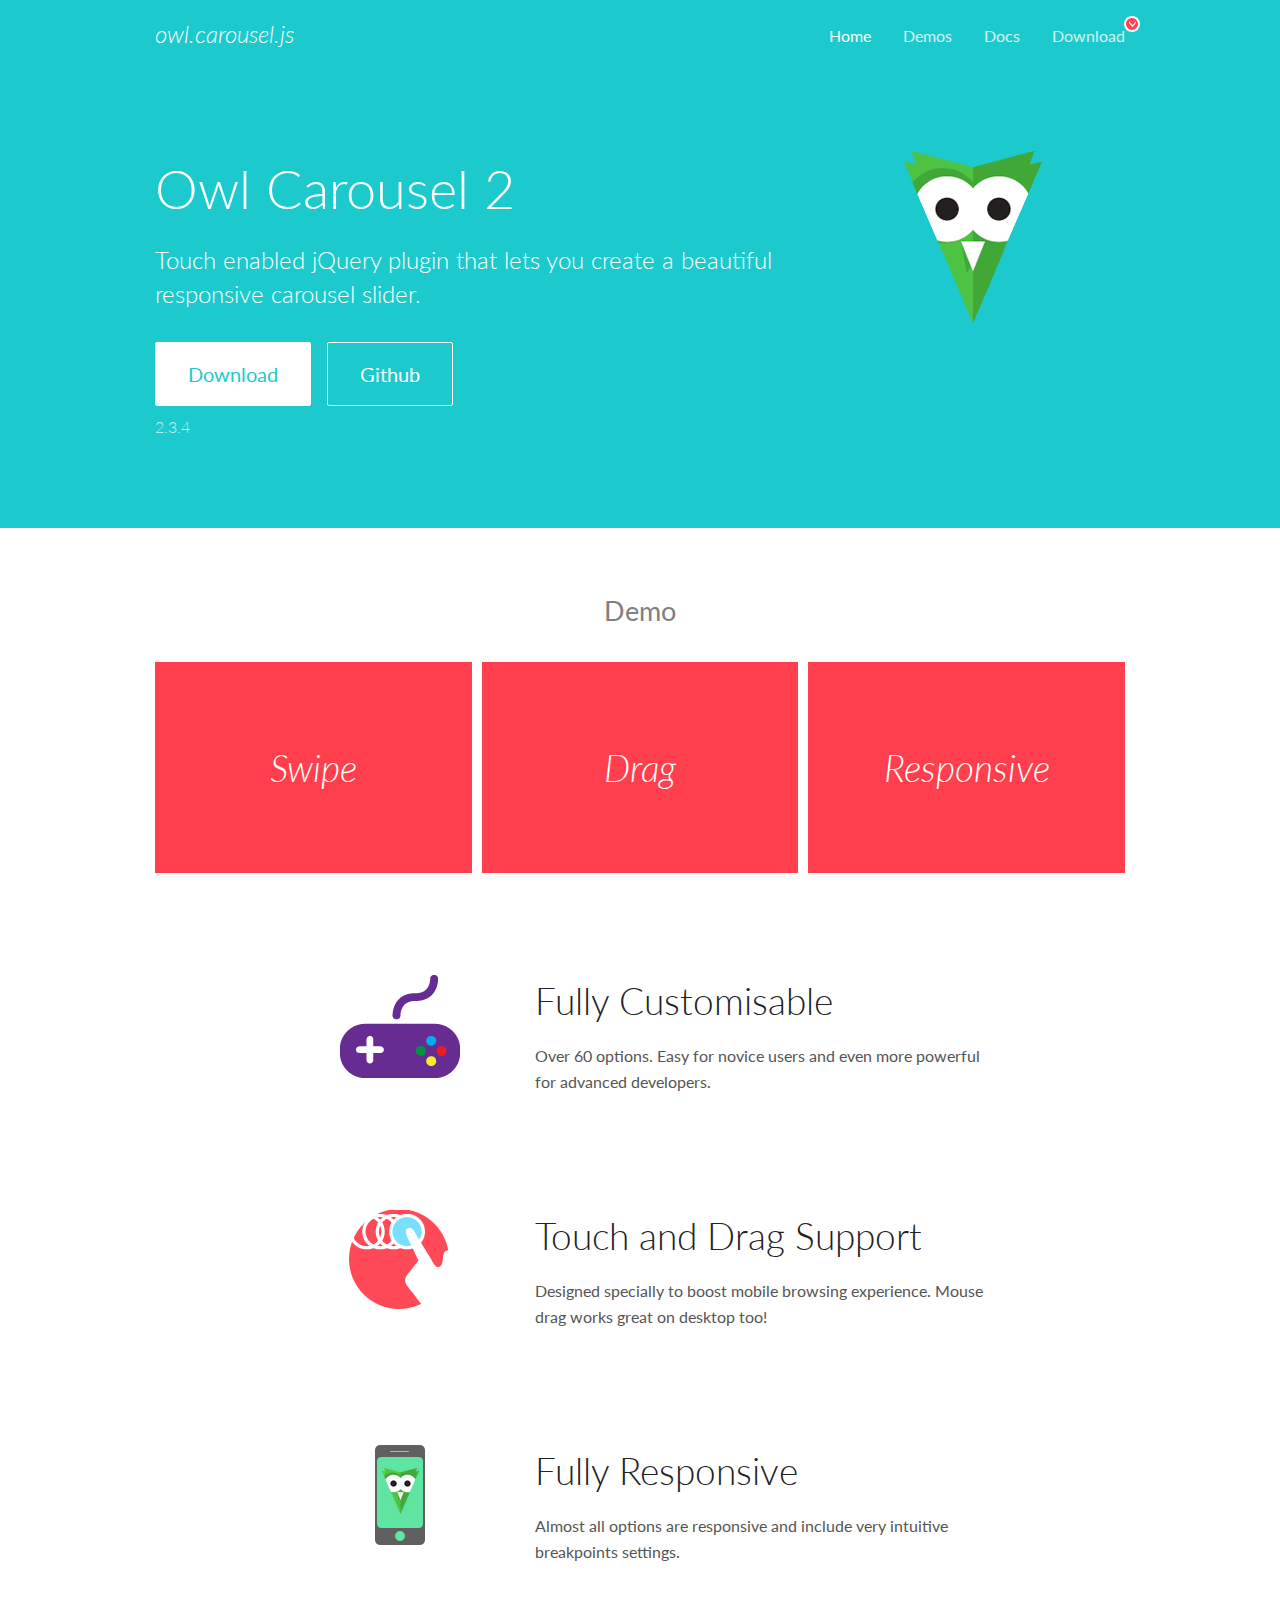
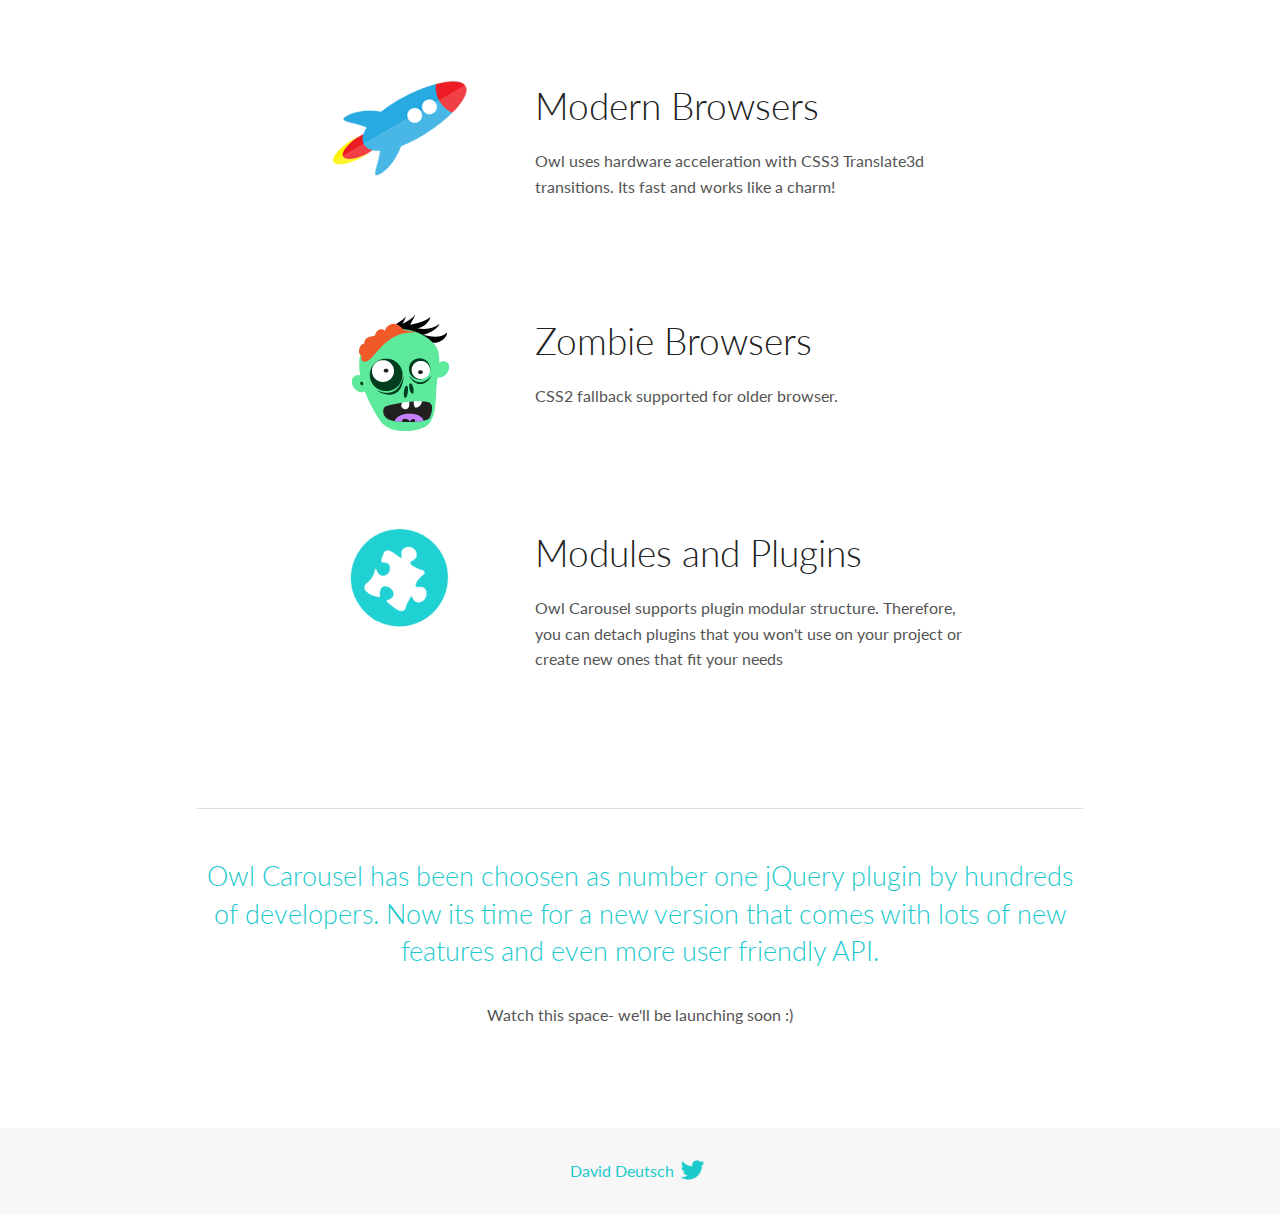
<file: assets/OwlCarousel2-2.3.4/docs/index.html>
<!DOCTYPE html>
<html lang="en">
  <head>

    <!-- head -->
    <meta charset="utf-8">
    <meta name="msapplication-tap-highlight" content="no" />
    <meta name="viewport" content="width=device-width, initial-scale=1.0" />
    <meta name="description" content="Touch enabled jQuery plugin that lets you create beautiful responsive carousel slider.">
    <meta name="author" content="David Deutsch">
    <title>
      Home | Owl Carousel | 2.3.4
    </title>

    <!-- Stylesheets -->
    <link href='https://fonts.googleapis.com/css?family=Lato:300,400,700,400italic,300italic' rel='stylesheet' type='text/css'>
    <link rel="stylesheet" href="assets/css/docs.theme.min.css">

    <!-- Owl Stylesheets -->
    <link rel="stylesheet" href="assets/owlcarousel/assets/owl.carousel.min.css">
    <link rel="stylesheet" href="assets/owlcarousel/assets/owl.theme.default.min.css">

    <!-- HTML5 shim and Respond.js IE8 support of HTML5 elements and media queries -->

    <!--[if lt IE 9]>
      <script src="https://oss.maxcdn.com/libs/html5shiv/3.7.0/html5shiv.js"></script>
      <script src="https://oss.maxcdn.com/libs/respond.js/1.3.0/respond.min.js"></script>
    <![endif]-->

    <!-- Favicons -->
    <link rel="apple-touch-icon-precomposed" sizes="144x144" href="assets/ico/apple-touch-icon-144-precomposed.png">
    <link rel="shortcut icon" href="assets/ico/favicon.png">
    <link rel="shortcut icon" href="favicon.ico">

    <!-- Yeah i know js should not be in header. Its required for demos.-->

    <!-- javascript -->
    <script src="assets/vendors/jquery.min.js"></script>
    <script src="assets/owlcarousel/owl.carousel.js"></script>
  </head>
  <body>

    <!-- header -->
    <header class="header">
      <div class="row">
        <div class="large-12 columns">
          <div class="brand left">
            <h3>
              <a href="/OwlCarousel2/">owl.carousel.js</a> 
            </h3>
          </div>
          <a id="toggle-nav" class="right">
            <span></span> <span></span> <span></span> 
          </a> 
          <div class="nav-bar">
            <ul class="clearfix">
              <li class="active">
                <a href="/OwlCarousel2/index.html">Home</a> 
              </li>
              <li> <a href="/OwlCarousel2/demos/demos.html">Demos</a>  </li>
              <li> <a href="/OwlCarousel2/docs/started-welcome.html">Docs</a>  </li>
              <li>
                <a href="https://github.com/OwlCarousel2/OwlCarousel2/archive/2.3.4.zip">Download</a> 
                <span class="download"></span> 
              </li>
            </ul>
          </div>
        </div>
      </div>
    </header>

    <!-- home panel -->
    <section id="hero">
      <div class="row">
        <div class="large-8 medium-8 columns">
          <h1>Owl Carousel 2</h1>
          <h4>Touch enabled jQuery plugin that lets you create a beautiful responsive carousel slider.</h4>
          <a href="https://github.com/OwlCarousel2/OwlCarousel2/archive/2.3.4.zip" class="hero-button">Download</a> 
          <a href="https://github.com/OwlCarousel2/OwlCarousel2" class="hero-button outline">Github</a> 
          <p>2.3.4</p>
        </div>
        <div class="large-4 medium-4 columns">
          <img class="owl-logo" src="assets/img/owl-logo.png" alt="mr. Owl">
        </div>
      </div>
    </section>

    <!-- body -->
    <div class="home-demo">
      <div class="row">
        <div class="large-12 columns">
          <h3>Demo</h3>
          <div class="owl-carousel">
            <div class="item">
              <h2>Swipe</h2>
            </div>
            <div class="item">
              <h2>Drag</h2>
            </div>
            <div class="item">
              <h2>Responsive</h2>
            </div>
            <div class="item">
              <h2>CSS3</h2>
            </div>
            <div class="item">
              <h2>Fast</h2>
            </div>
            <div class="item">
              <h2>Easy</h2>
            </div>
            <div class="item">
              <h2>Free</h2>
            </div>
            <div class="item">
              <h2>Upgradable</h2>
            </div>
            <div class="item">
              <h2>Tons of options</h2>
            </div>
            <div class="item">
              <h2>Infinity</h2>
            </div>
            <div class="item">
              <h2>Auto Width</h2>
            </div>
          </div>
        </div>
      </div>
    </div>
    <script>
      var owl = $('.owl-carousel');
      owl.owlCarousel({
        margin: 10,
        loop: true,
        responsive: {
          0: {
            items: 1
          },
          600: {
            items: 2
          },
          1000: {
            items: 3
          }
        }
      })
    </script>

    <!-- features -->
    <div id="features">
      <div class="row">
        <div class="small-12 medium-9 small-centered columns">
          <section class="row feature">
            <div class="medium-4 small-12 columns">
              <img src="assets/img/feature-options.png" alt="">
            </div>
            <div class="medium-8 small-12 columns">
              <h2>Fully Customisable</h2>
              <p>Over 60 options. Easy for novice users and even more powerful for advanced developers.</p>
            </div>
          </section>
          <section class="row feature">
            <div class="medium-4 small-12 columns">
              <img src="assets/img/feature-drag.png" alt="">
            </div>
            <div class="medium-8 small-12 columns">
              <h2>Touch and Drag Support</h2>
              <p>Designed specially to boost mobile browsing experience. Mouse drag works great on desktop too!</p>
            </div>
          </section>
          <section class="row feature">
            <div class="medium-4 small-12 columns">
              <img src="assets/img/feature-responsive.png" alt="">
            </div>
            <div class="medium-8 small-12 columns">
              <h2>Fully Responsive</h2>
              <p>Almost all options are responsive and include very intuitive breakpoints settings.</p>
            </div>
          </section>
          <section class="row feature">
            <div class="medium-4 small-12 columns">
              <img src="assets/img/feature-modern.png" alt="">
            </div>
            <div class="medium-8 small-12 columns">
              <h2>Modern Browsers</h2>
              <p>Owl uses hardware acceleration with CSS3 Translate3d transitions. Its fast and works like a charm! </p>
            </div>
          </section>
          <section class="row feature">
            <div class="medium-4 small-12 columns">
              <img src="assets/img/feature-zombie.png" alt="">
            </div>
            <div class="medium-8 small-12 columns">
              <h2>Zombie Browsers</h2>
              <p>CSS2 fallback supported for older browser.</p>
            </div>
          </section>
          <section class="row feature">
            <div class="medium-4 small-12 columns">
              <img src="assets/img/feature-module.png" alt="">
            </div>
            <div class="medium-8 small-12 columns">
              <h2>Modules and Plugins</h2>
              <p>Owl Carousel supports plugin modular structure. Therefore, you can detach plugins that you won&#x27;t use on your project or create new ones that fit your needs</p>
            </div>
          </section>
        </div>
      </div>
    </div>

    <!-- footer -->
    <section id="teaser-text">
      <div class="row">
        <div class="small-12 medium-11 small-centered columns">
          <hr>
          <h3 id="owl-carousel-has-been-choosen-as-number-one-jquery-plugin-by-hundreds-of-developers-now-its-time-for-a-new-version-that-comes-with-lots-of-new-features-and-even-more-user-friendly-api-">Owl Carousel has been choosen as number one jQuery plugin by hundreds of developers. Now its time for a new version that comes with lots of new features and even more user friendly API.</h3>
          <p>Watch this space- we&#39;ll be launching soon :)</p>
        </div>
      </div>
    </section>

    <!-- footer -->
    <footer class="footer">
      <div class="row">
        <div class="large-12 columns">
          <h5>
            <a href="/OwlCarousel2/docs/support-contact.html">David Deutsch</a> 
            <a id="custom-tweet-button" href="https://twitter.com/share?url=https://github.com/OwlCarousel2/OwlCarousel2&text=Owl Carousel - This is so awesome! " target="_blank"></a> 
          </h5>
        </div>
      </div>
    </footer>

    <!-- vendors -->
    <script src="assets/vendors/highlight.js"></script>
    <script src="assets/js/app.js"></script>
  </body>
</html>
</file>
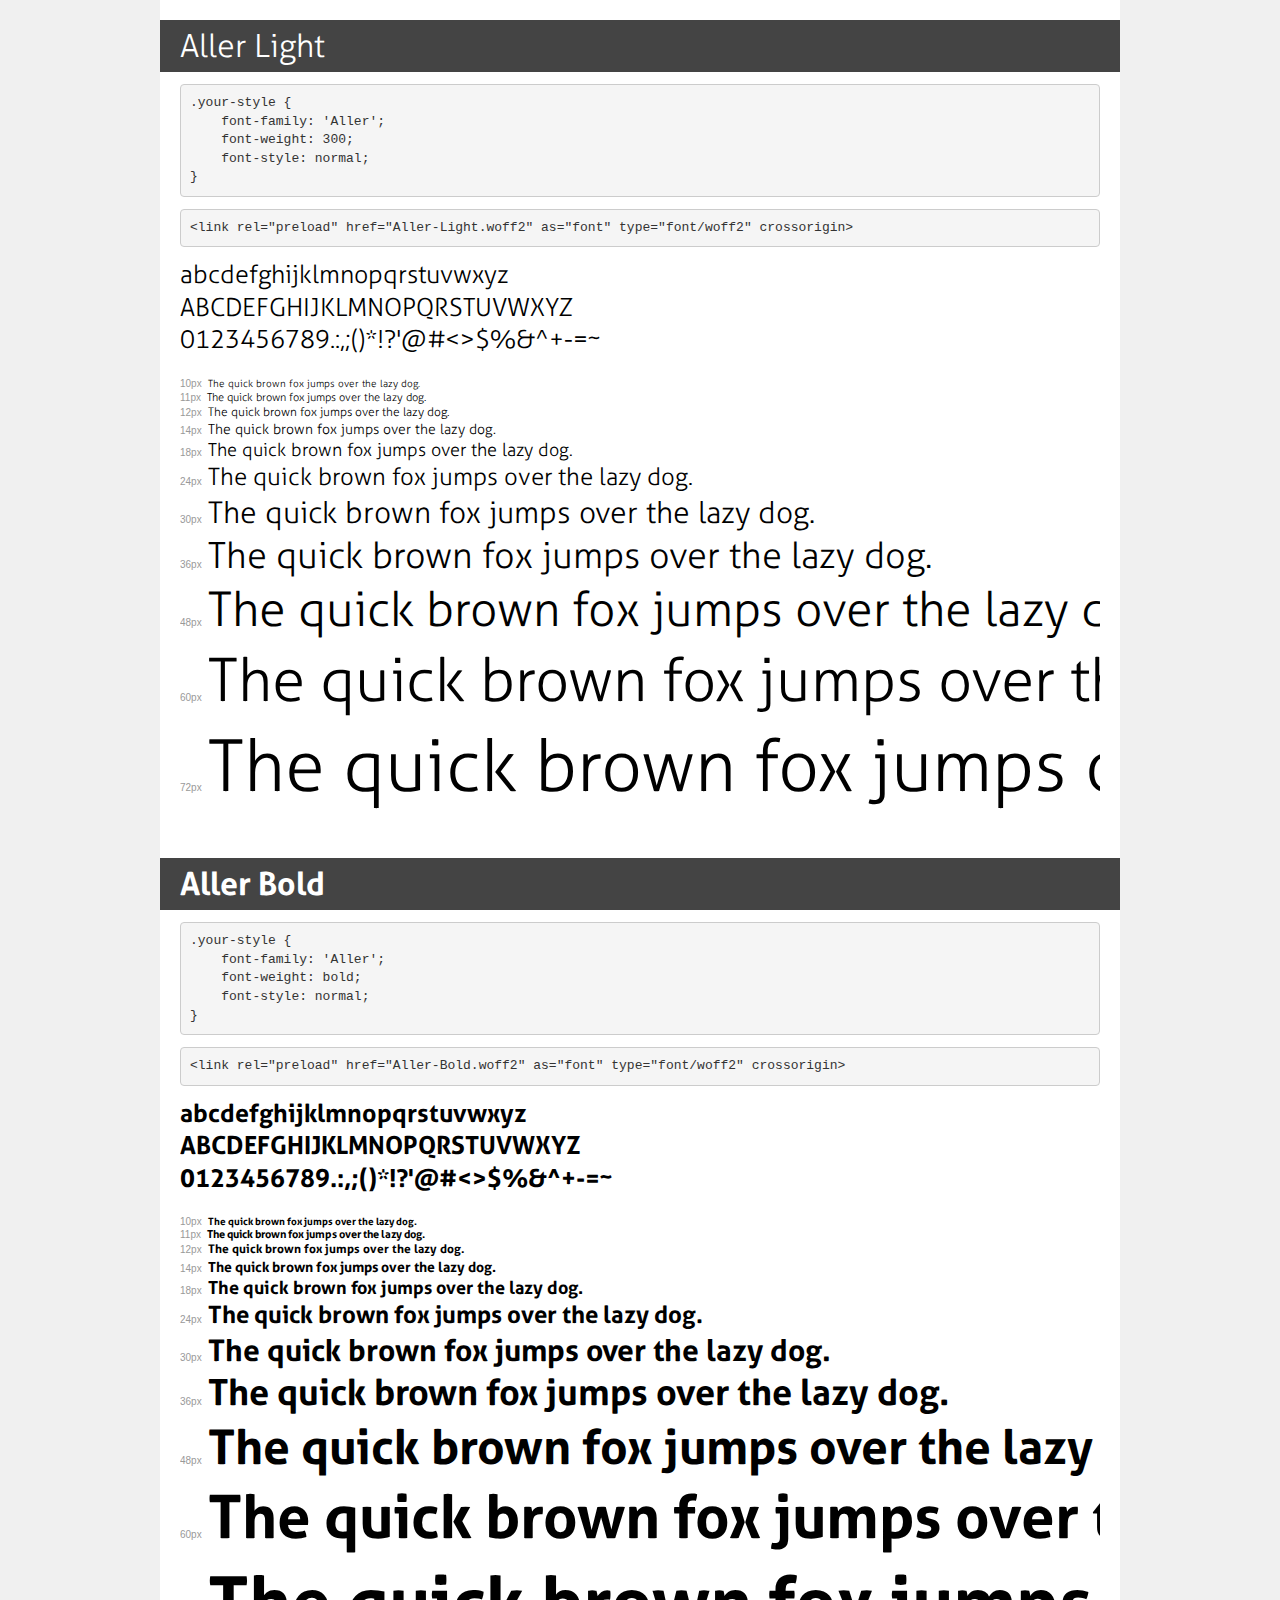
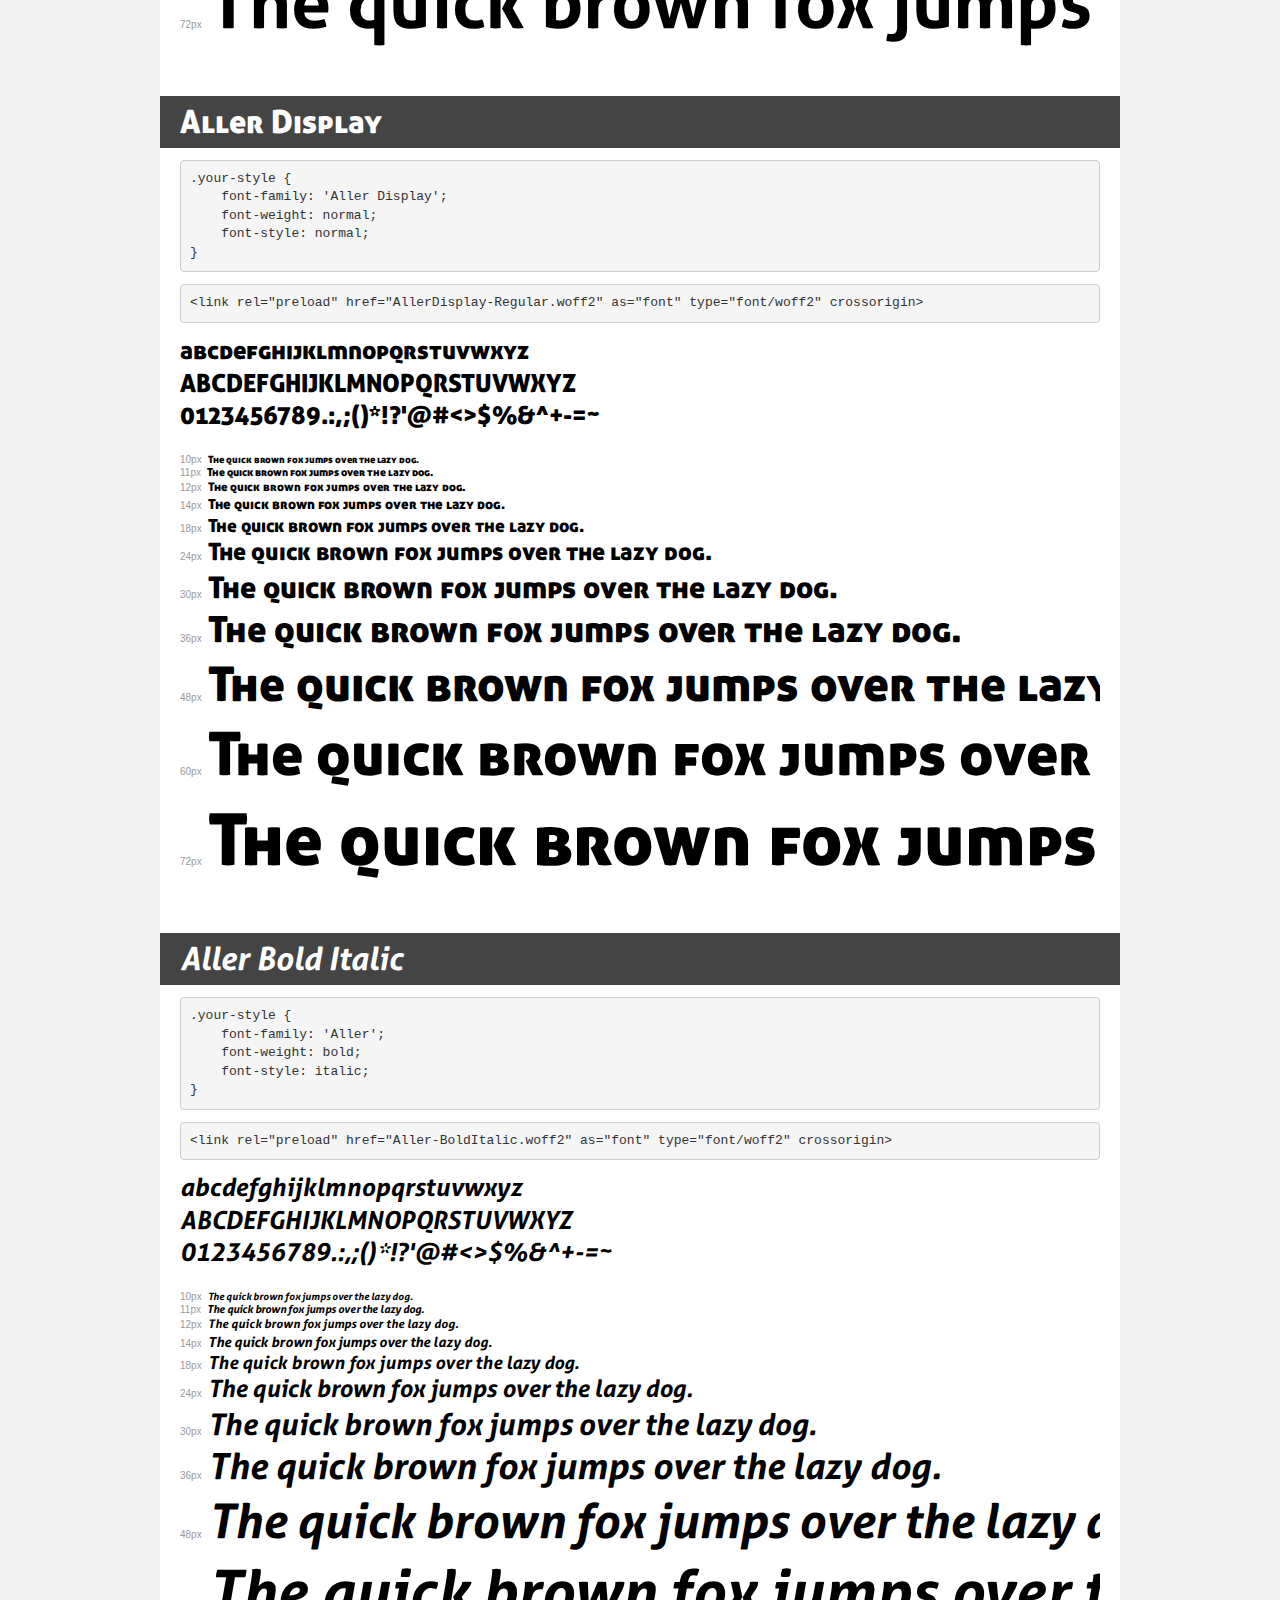
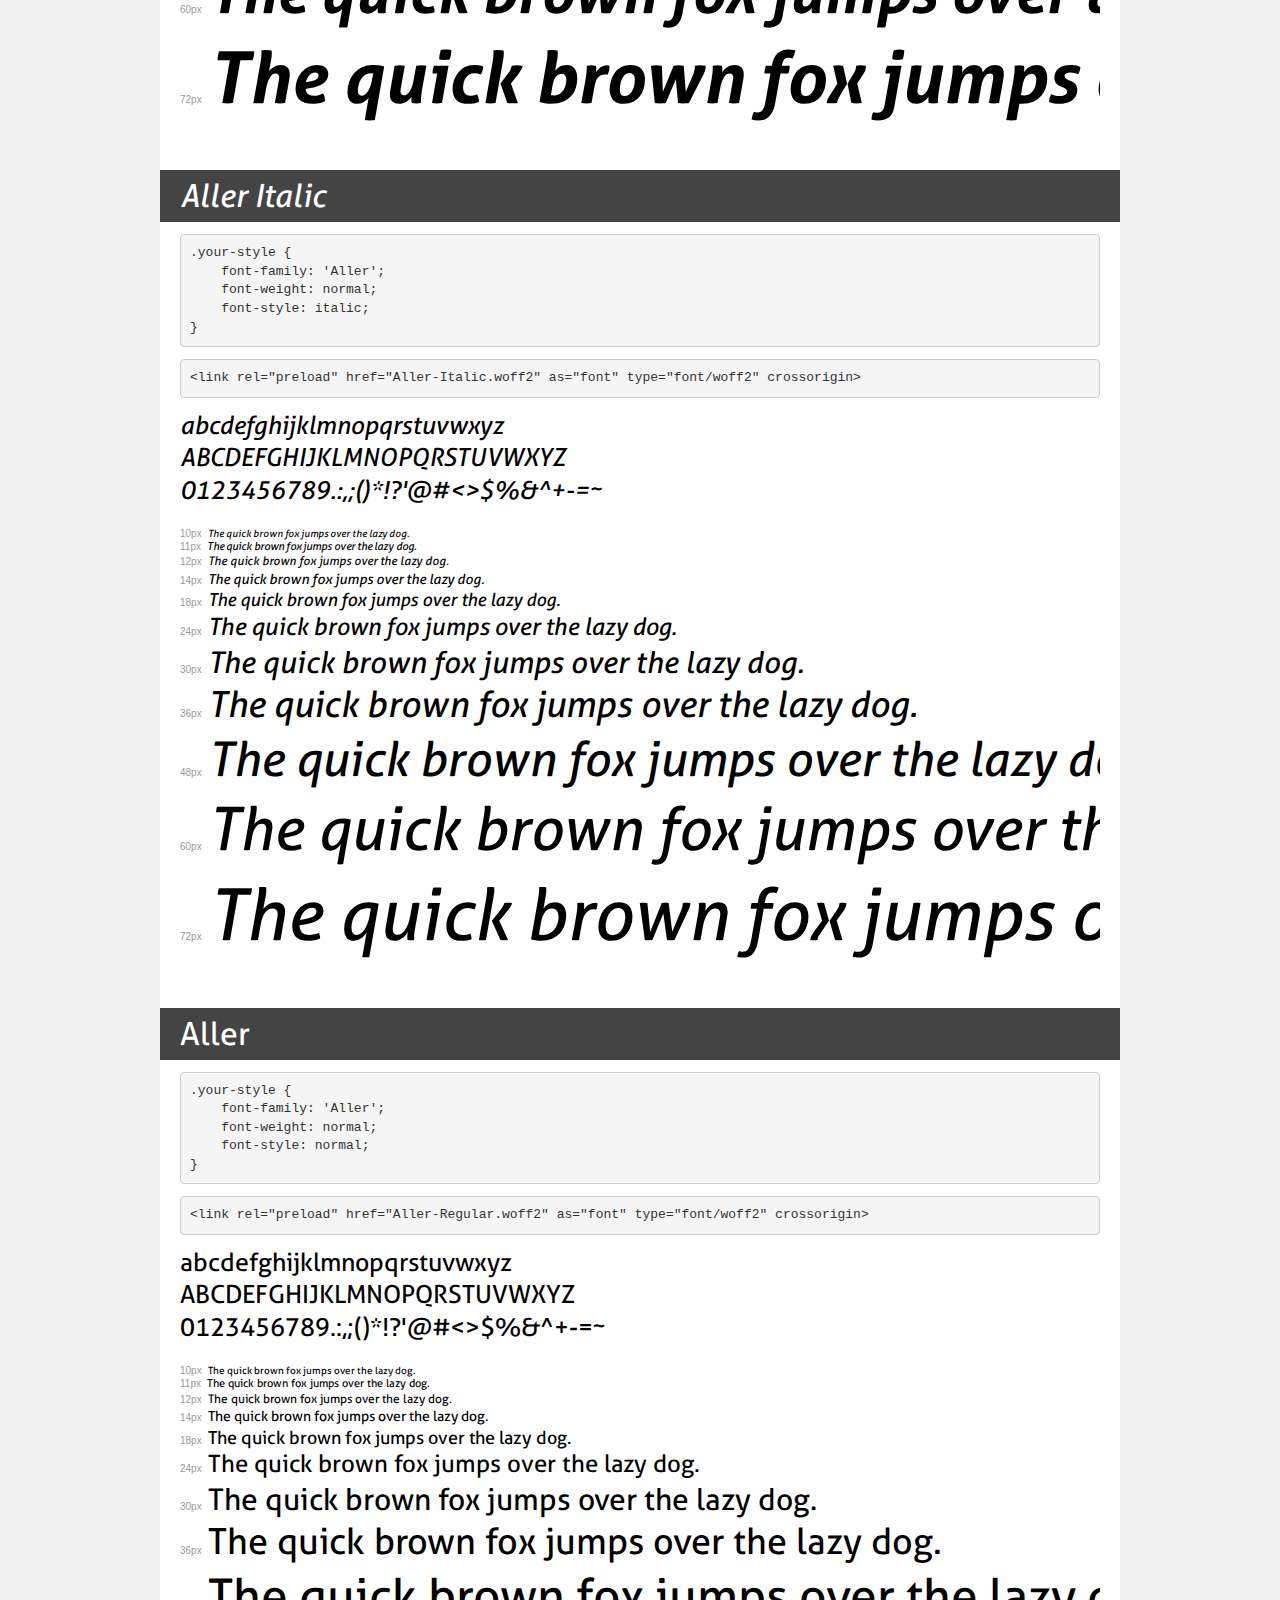
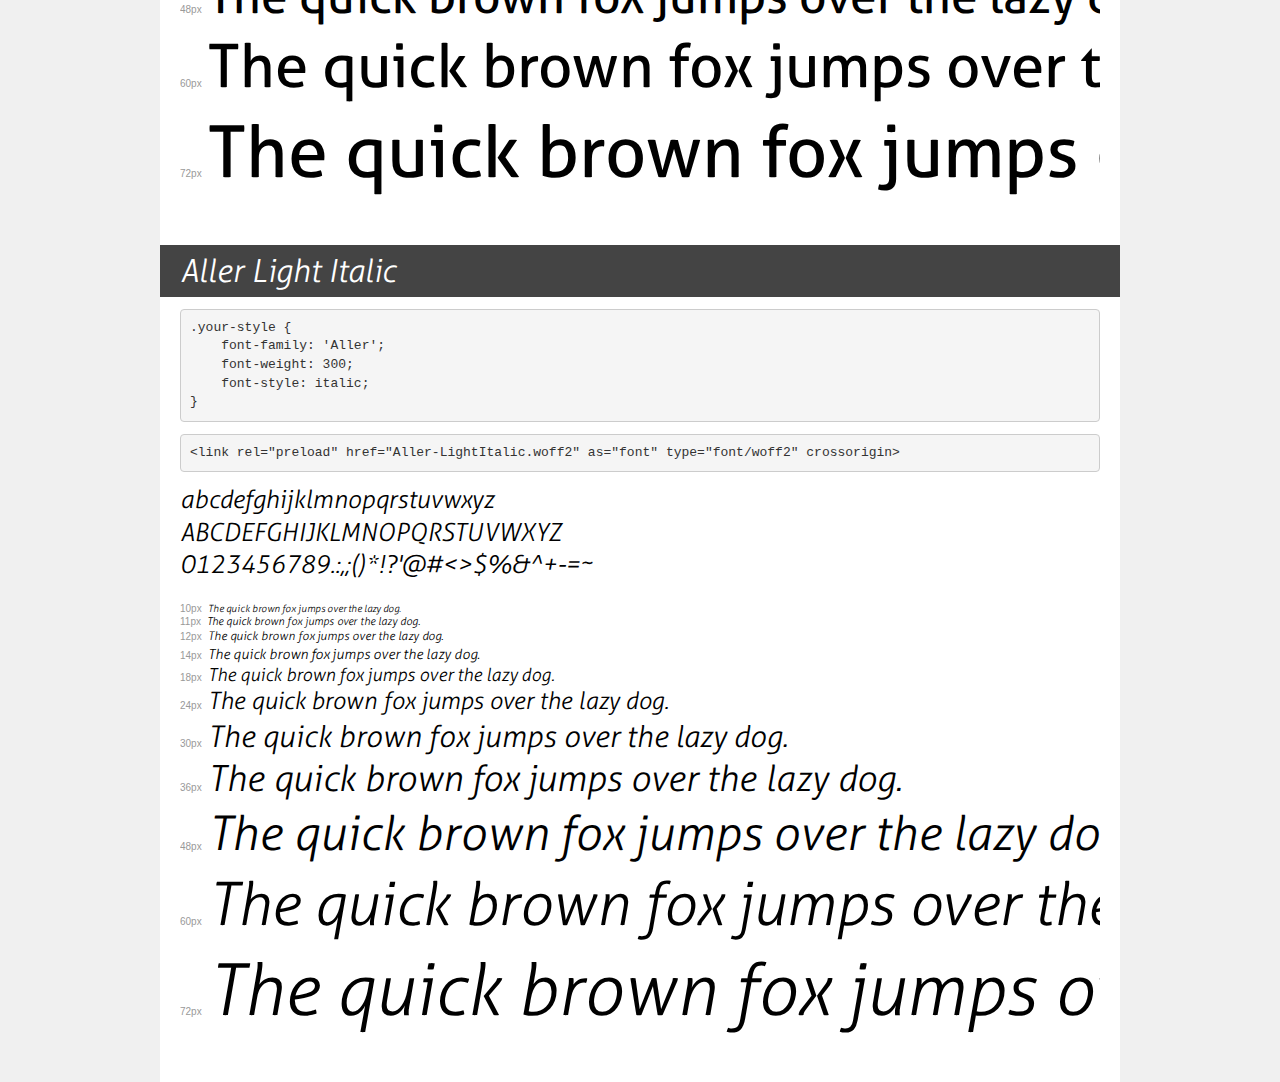
<file: assets/fonts/aller/demo.html>
<!DOCTYPE html>
<html lang="en">
<head>
    <meta charset="utf-8">
    <meta http-equiv="X-UA-Compatible" content="IE=edge">
    <meta name="viewport" content="width=device-width, initial-scale=1">
    <meta name="robots" content="noindex, noarchive">
    <meta name="format-detection" content="telephone=no">
    <title>Transfonter demo</title>
    <link href="stylesheet.css" rel="stylesheet">
    <style>
        /*
        http://meyerweb.com/eric/tools/css/reset/
        v2.0 | 20110126
        License: none (public domain)
        */
        html, body, div, span, applet, object, iframe,
        h1, h2, h3, h4, h5, h6, p, blockquote, pre,
        a, abbr, acronym, address, big, cite, code,
        del, dfn, em, img, ins, kbd, q, s, samp,
        small, strike, strong, sub, sup, tt, var,
        b, u, i, center,
        dl, dt, dd, ol, ul, li,
        fieldset, form, label, legend,
        table, caption, tbody, tfoot, thead, tr, th, td,
        article, aside, canvas, details, embed,
        figure, figcaption, footer, header, hgroup,
        menu, nav, output, ruby, section, summary,
        time, mark, audio, video {
            margin: 0;
            padding: 0;
            border: 0;
            font-size: 100%;
            font: inherit;
            vertical-align: baseline;
        }
        /* HTML5 display-role reset for older browsers */
        article, aside, details, figcaption, figure,
        footer, header, hgroup, menu, nav, section {
            display: block;
        }
        body {
            line-height: 1;
        }
        ol, ul {
            list-style: none;
        }
        blockquote, q {
            quotes: none;
        }
        blockquote:before, blockquote:after,
        q:before, q:after {
            content: '';
            content: none;
        }
        table {
            border-collapse: collapse;
            border-spacing: 0;
        }
        /* demo styles */
        body {
            background: #f0f0f0;
            color: #000;
        }
        .page {
            background: #fff;
            width: 920px;
            margin: 0 auto;
            padding: 20px 20px 0 20px;
            overflow: hidden;
        }
        .font-container {
            overflow-x: auto;
            overflow-y: hidden;
            margin-bottom: 40px;
            line-height: 1.3;
            white-space: nowrap;
            padding-bottom: 5px;
        }
        h1 {
            position: relative;
            background: #444;
            font-size: 32px;
            color: #fff;
            padding: 10px 20px;
            margin: 0 -20px 12px -20px;
        }
        .letters {
            font-size: 25px;
            margin-bottom: 20px;
        }
        .s10:before {
            content: '10px';
        }
        .s11:before {
            content: '11px';
        }
        .s12:before {
            content: '12px';
        }
        .s14:before {
            content: '14px';
        }
        .s18:before {
            content: '18px';
        }
        .s24:before {
            content: '24px';
        }
        .s30:before {
            content: '30px';
        }
        .s36:before {
            content: '36px';
        }
        .s48:before {
            content: '48px';
        }
        .s60:before {
            content: '60px';
        }
        .s72:before {
            content: '72px';
        }
        .s10:before, .s11:before, .s12:before, .s14:before,
        .s18:before, .s24:before, .s30:before, .s36:before,
        .s48:before, .s60:before, .s72:before {
            font-family: Arial, sans-serif;
            font-size: 10px;
            font-weight: normal;
            font-style: normal;
            color: #999;
            padding-right: 6px;
        }
        pre {
            display: block;
            padding: 9px;
            margin: 0 0 12px;
            font-family: Monaco, Menlo, Consolas, "Courier New", monospace;
            font-size: 13px;
            line-height: 1.428571429;
            color: #333;
            font-weight: normal;
            font-style: normal;
            background-color: #f5f5f5;
            border: 1px solid #ccc;
            overflow-x: auto;
            border-radius: 4px;
        }
        /* responsive */
        @media (max-width: 959px) {
            .page {
                width: auto;
                margin: 0;
            }
        }
    </style>
</head>
<body>
<div class="page">
    <div class="demo">
        <h1 style="font-family: 'Aller'; font-weight: 300; font-style: normal;">Aller Light</h1>
        <pre title="Usage">.your-style {
    font-family: 'Aller';
    font-weight: 300;
    font-style: normal;
}</pre>
        <pre title="Preload (optional)">
&lt;link rel=&quot;preload&quot; href=&quot;Aller-Light.woff2&quot; as=&quot;font&quot; type=&quot;font/woff2&quot; crossorigin&gt;</pre>
        <div class="font-container" style="font-family: 'Aller'; font-weight: 300; font-style: normal;">
            <p class="letters">
                abcdefghijklmnopqrstuvwxyz<br>
ABCDEFGHIJKLMNOPQRSTUVWXYZ<br>
                0123456789.:,;()*!?'@#&lt;&gt;$%&^+-=~
            </p>
            <p class="s10" style="font-size: 10px;">The quick brown fox jumps over the lazy dog.</p>
            <p class="s11" style="font-size: 11px;">The quick brown fox jumps over the lazy dog.</p>
            <p class="s12" style="font-size: 12px;">The quick brown fox jumps over the lazy dog.</p>
            <p class="s14" style="font-size: 14px;">The quick brown fox jumps over the lazy dog.</p>
            <p class="s18" style="font-size: 18px;">The quick brown fox jumps over the lazy dog.</p>
            <p class="s24" style="font-size: 24px;">The quick brown fox jumps over the lazy dog.</p>
            <p class="s30" style="font-size: 30px;">The quick brown fox jumps over the lazy dog.</p>
            <p class="s36" style="font-size: 36px;">The quick brown fox jumps over the lazy dog.</p>
            <p class="s48" style="font-size: 48px;">The quick brown fox jumps over the lazy dog.</p>
            <p class="s60" style="font-size: 60px;">The quick brown fox jumps over the lazy dog.</p>
            <p class="s72" style="font-size: 72px;">The quick brown fox jumps over the lazy dog.</p>
        </div>
    </div>

    <div class="demo">
        <h1 style="font-family: 'Aller'; font-weight: bold; font-style: normal;">Aller Bold</h1>
        <pre title="Usage">.your-style {
    font-family: 'Aller';
    font-weight: bold;
    font-style: normal;
}</pre>
        <pre title="Preload (optional)">
&lt;link rel=&quot;preload&quot; href=&quot;Aller-Bold.woff2&quot; as=&quot;font&quot; type=&quot;font/woff2&quot; crossorigin&gt;</pre>
        <div class="font-container" style="font-family: 'Aller'; font-weight: bold; font-style: normal;">
            <p class="letters">
                abcdefghijklmnopqrstuvwxyz<br>
ABCDEFGHIJKLMNOPQRSTUVWXYZ<br>
                0123456789.:,;()*!?'@#&lt;&gt;$%&^+-=~
            </p>
            <p class="s10" style="font-size: 10px;">The quick brown fox jumps over the lazy dog.</p>
            <p class="s11" style="font-size: 11px;">The quick brown fox jumps over the lazy dog.</p>
            <p class="s12" style="font-size: 12px;">The quick brown fox jumps over the lazy dog.</p>
            <p class="s14" style="font-size: 14px;">The quick brown fox jumps over the lazy dog.</p>
            <p class="s18" style="font-size: 18px;">The quick brown fox jumps over the lazy dog.</p>
            <p class="s24" style="font-size: 24px;">The quick brown fox jumps over the lazy dog.</p>
            <p class="s30" style="font-size: 30px;">The quick brown fox jumps over the lazy dog.</p>
            <p class="s36" style="font-size: 36px;">The quick brown fox jumps over the lazy dog.</p>
            <p class="s48" style="font-size: 48px;">The quick brown fox jumps over the lazy dog.</p>
            <p class="s60" style="font-size: 60px;">The quick brown fox jumps over the lazy dog.</p>
            <p class="s72" style="font-size: 72px;">The quick brown fox jumps over the lazy dog.</p>
        </div>
    </div>

    <div class="demo">
        <h1 style="font-family: 'Aller Display'; font-weight: normal; font-style: normal;">Aller Display</h1>
        <pre title="Usage">.your-style {
    font-family: 'Aller Display';
    font-weight: normal;
    font-style: normal;
}</pre>
        <pre title="Preload (optional)">
&lt;link rel=&quot;preload&quot; href=&quot;AllerDisplay-Regular.woff2&quot; as=&quot;font&quot; type=&quot;font/woff2&quot; crossorigin&gt;</pre>
        <div class="font-container" style="font-family: 'Aller Display'; font-weight: normal; font-style: normal;">
            <p class="letters">
                abcdefghijklmnopqrstuvwxyz<br>
ABCDEFGHIJKLMNOPQRSTUVWXYZ<br>
                0123456789.:,;()*!?'@#&lt;&gt;$%&^+-=~
            </p>
            <p class="s10" style="font-size: 10px;">The quick brown fox jumps over the lazy dog.</p>
            <p class="s11" style="font-size: 11px;">The quick brown fox jumps over the lazy dog.</p>
            <p class="s12" style="font-size: 12px;">The quick brown fox jumps over the lazy dog.</p>
            <p class="s14" style="font-size: 14px;">The quick brown fox jumps over the lazy dog.</p>
            <p class="s18" style="font-size: 18px;">The quick brown fox jumps over the lazy dog.</p>
            <p class="s24" style="font-size: 24px;">The quick brown fox jumps over the lazy dog.</p>
            <p class="s30" style="font-size: 30px;">The quick brown fox jumps over the lazy dog.</p>
            <p class="s36" style="font-size: 36px;">The quick brown fox jumps over the lazy dog.</p>
            <p class="s48" style="font-size: 48px;">The quick brown fox jumps over the lazy dog.</p>
            <p class="s60" style="font-size: 60px;">The quick brown fox jumps over the lazy dog.</p>
            <p class="s72" style="font-size: 72px;">The quick brown fox jumps over the lazy dog.</p>
        </div>
    </div>

    <div class="demo">
        <h1 style="font-family: 'Aller'; font-weight: bold; font-style: italic;">Aller Bold Italic</h1>
        <pre title="Usage">.your-style {
    font-family: 'Aller';
    font-weight: bold;
    font-style: italic;
}</pre>
        <pre title="Preload (optional)">
&lt;link rel=&quot;preload&quot; href=&quot;Aller-BoldItalic.woff2&quot; as=&quot;font&quot; type=&quot;font/woff2&quot; crossorigin&gt;</pre>
        <div class="font-container" style="font-family: 'Aller'; font-weight: bold; font-style: italic;">
            <p class="letters">
                abcdefghijklmnopqrstuvwxyz<br>
ABCDEFGHIJKLMNOPQRSTUVWXYZ<br>
                0123456789.:,;()*!?'@#&lt;&gt;$%&^+-=~
            </p>
            <p class="s10" style="font-size: 10px;">The quick brown fox jumps over the lazy dog.</p>
            <p class="s11" style="font-size: 11px;">The quick brown fox jumps over the lazy dog.</p>
            <p class="s12" style="font-size: 12px;">The quick brown fox jumps over the lazy dog.</p>
            <p class="s14" style="font-size: 14px;">The quick brown fox jumps over the lazy dog.</p>
            <p class="s18" style="font-size: 18px;">The quick brown fox jumps over the lazy dog.</p>
            <p class="s24" style="font-size: 24px;">The quick brown fox jumps over the lazy dog.</p>
            <p class="s30" style="font-size: 30px;">The quick brown fox jumps over the lazy dog.</p>
            <p class="s36" style="font-size: 36px;">The quick brown fox jumps over the lazy dog.</p>
            <p class="s48" style="font-size: 48px;">The quick brown fox jumps over the lazy dog.</p>
            <p class="s60" style="font-size: 60px;">The quick brown fox jumps over the lazy dog.</p>
            <p class="s72" style="font-size: 72px;">The quick brown fox jumps over the lazy dog.</p>
        </div>
    </div>

    <div class="demo">
        <h1 style="font-family: 'Aller'; font-weight: normal; font-style: italic;">Aller Italic</h1>
        <pre title="Usage">.your-style {
    font-family: 'Aller';
    font-weight: normal;
    font-style: italic;
}</pre>
        <pre title="Preload (optional)">
&lt;link rel=&quot;preload&quot; href=&quot;Aller-Italic.woff2&quot; as=&quot;font&quot; type=&quot;font/woff2&quot; crossorigin&gt;</pre>
        <div class="font-container" style="font-family: 'Aller'; font-weight: normal; font-style: italic;">
            <p class="letters">
                abcdefghijklmnopqrstuvwxyz<br>
ABCDEFGHIJKLMNOPQRSTUVWXYZ<br>
                0123456789.:,;()*!?'@#&lt;&gt;$%&^+-=~
            </p>
            <p class="s10" style="font-size: 10px;">The quick brown fox jumps over the lazy dog.</p>
            <p class="s11" style="font-size: 11px;">The quick brown fox jumps over the lazy dog.</p>
            <p class="s12" style="font-size: 12px;">The quick brown fox jumps over the lazy dog.</p>
            <p class="s14" style="font-size: 14px;">The quick brown fox jumps over the lazy dog.</p>
            <p class="s18" style="font-size: 18px;">The quick brown fox jumps over the lazy dog.</p>
            <p class="s24" style="font-size: 24px;">The quick brown fox jumps over the lazy dog.</p>
            <p class="s30" style="font-size: 30px;">The quick brown fox jumps over the lazy dog.</p>
            <p class="s36" style="font-size: 36px;">The quick brown fox jumps over the lazy dog.</p>
            <p class="s48" style="font-size: 48px;">The quick brown fox jumps over the lazy dog.</p>
            <p class="s60" style="font-size: 60px;">The quick brown fox jumps over the lazy dog.</p>
            <p class="s72" style="font-size: 72px;">The quick brown fox jumps over the lazy dog.</p>
        </div>
    </div>

    <div class="demo">
        <h1 style="font-family: 'Aller'; font-weight: normal; font-style: normal;">Aller</h1>
        <pre title="Usage">.your-style {
    font-family: 'Aller';
    font-weight: normal;
    font-style: normal;
}</pre>
        <pre title="Preload (optional)">
&lt;link rel=&quot;preload&quot; href=&quot;Aller-Regular.woff2&quot; as=&quot;font&quot; type=&quot;font/woff2&quot; crossorigin&gt;</pre>
        <div class="font-container" style="font-family: 'Aller'; font-weight: normal; font-style: normal;">
            <p class="letters">
                abcdefghijklmnopqrstuvwxyz<br>
ABCDEFGHIJKLMNOPQRSTUVWXYZ<br>
                0123456789.:,;()*!?'@#&lt;&gt;$%&^+-=~
            </p>
            <p class="s10" style="font-size: 10px;">The quick brown fox jumps over the lazy dog.</p>
            <p class="s11" style="font-size: 11px;">The quick brown fox jumps over the lazy dog.</p>
            <p class="s12" style="font-size: 12px;">The quick brown fox jumps over the lazy dog.</p>
            <p class="s14" style="font-size: 14px;">The quick brown fox jumps over the lazy dog.</p>
            <p class="s18" style="font-size: 18px;">The quick brown fox jumps over the lazy dog.</p>
            <p class="s24" style="font-size: 24px;">The quick brown fox jumps over the lazy dog.</p>
            <p class="s30" style="font-size: 30px;">The quick brown fox jumps over the lazy dog.</p>
            <p class="s36" style="font-size: 36px;">The quick brown fox jumps over the lazy dog.</p>
            <p class="s48" style="font-size: 48px;">The quick brown fox jumps over the lazy dog.</p>
            <p class="s60" style="font-size: 60px;">The quick brown fox jumps over the lazy dog.</p>
            <p class="s72" style="font-size: 72px;">The quick brown fox jumps over the lazy dog.</p>
        </div>
    </div>

    <div class="demo">
        <h1 style="font-family: 'Aller'; font-weight: 300; font-style: italic;">Aller Light Italic</h1>
        <pre title="Usage">.your-style {
    font-family: 'Aller';
    font-weight: 300;
    font-style: italic;
}</pre>
        <pre title="Preload (optional)">
&lt;link rel=&quot;preload&quot; href=&quot;Aller-LightItalic.woff2&quot; as=&quot;font&quot; type=&quot;font/woff2&quot; crossorigin&gt;</pre>
        <div class="font-container" style="font-family: 'Aller'; font-weight: 300; font-style: italic;">
            <p class="letters">
                abcdefghijklmnopqrstuvwxyz<br>
ABCDEFGHIJKLMNOPQRSTUVWXYZ<br>
                0123456789.:,;()*!?'@#&lt;&gt;$%&^+-=~
            </p>
            <p class="s10" style="font-size: 10px;">The quick brown fox jumps over the lazy dog.</p>
            <p class="s11" style="font-size: 11px;">The quick brown fox jumps over the lazy dog.</p>
            <p class="s12" style="font-size: 12px;">The quick brown fox jumps over the lazy dog.</p>
            <p class="s14" style="font-size: 14px;">The quick brown fox jumps over the lazy dog.</p>
            <p class="s18" style="font-size: 18px;">The quick brown fox jumps over the lazy dog.</p>
            <p class="s24" style="font-size: 24px;">The quick brown fox jumps over the lazy dog.</p>
            <p class="s30" style="font-size: 30px;">The quick brown fox jumps over the lazy dog.</p>
            <p class="s36" style="font-size: 36px;">The quick brown fox jumps over the lazy dog.</p>
            <p class="s48" style="font-size: 48px;">The quick brown fox jumps over the lazy dog.</p>
            <p class="s60" style="font-size: 60px;">The quick brown fox jumps over the lazy dog.</p>
            <p class="s72" style="font-size: 72px;">The quick brown fox jumps over the lazy dog.</p>
        </div>
    </div>

</div>
</body>
</html>
</file>
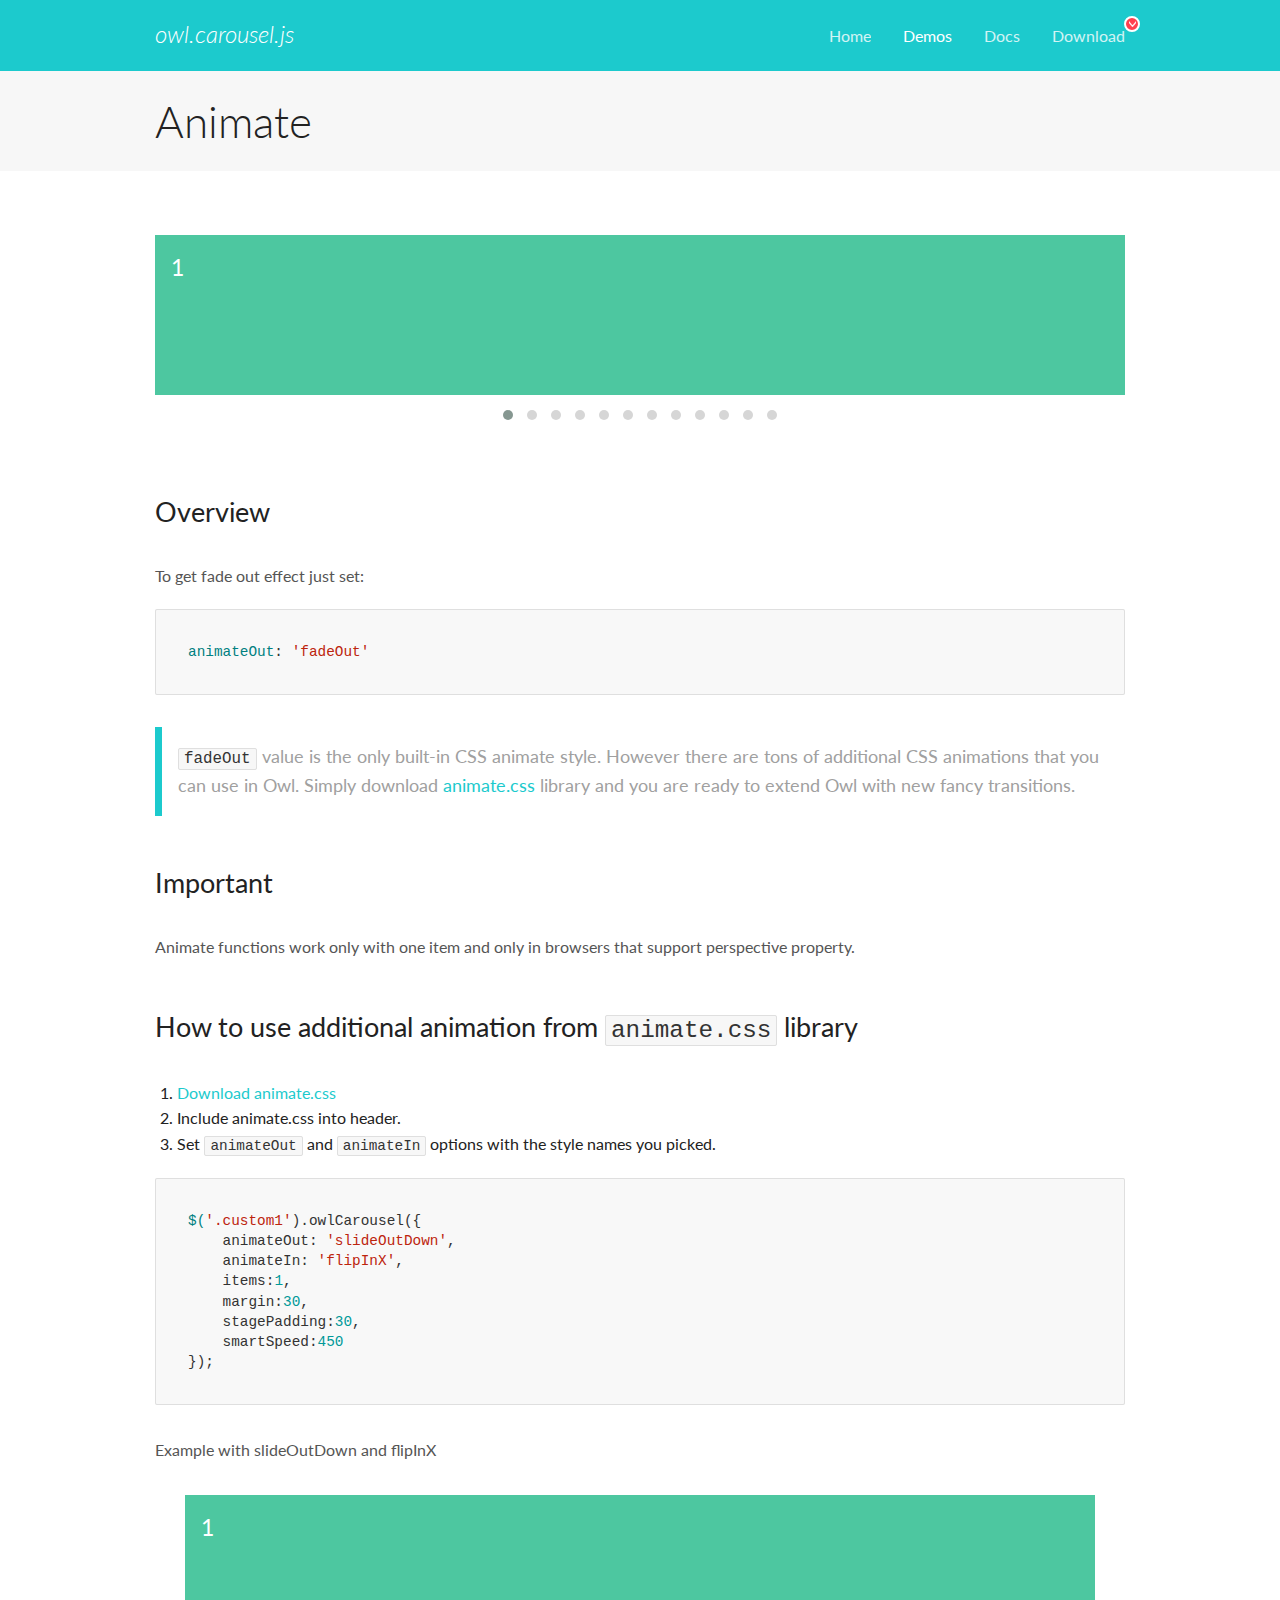
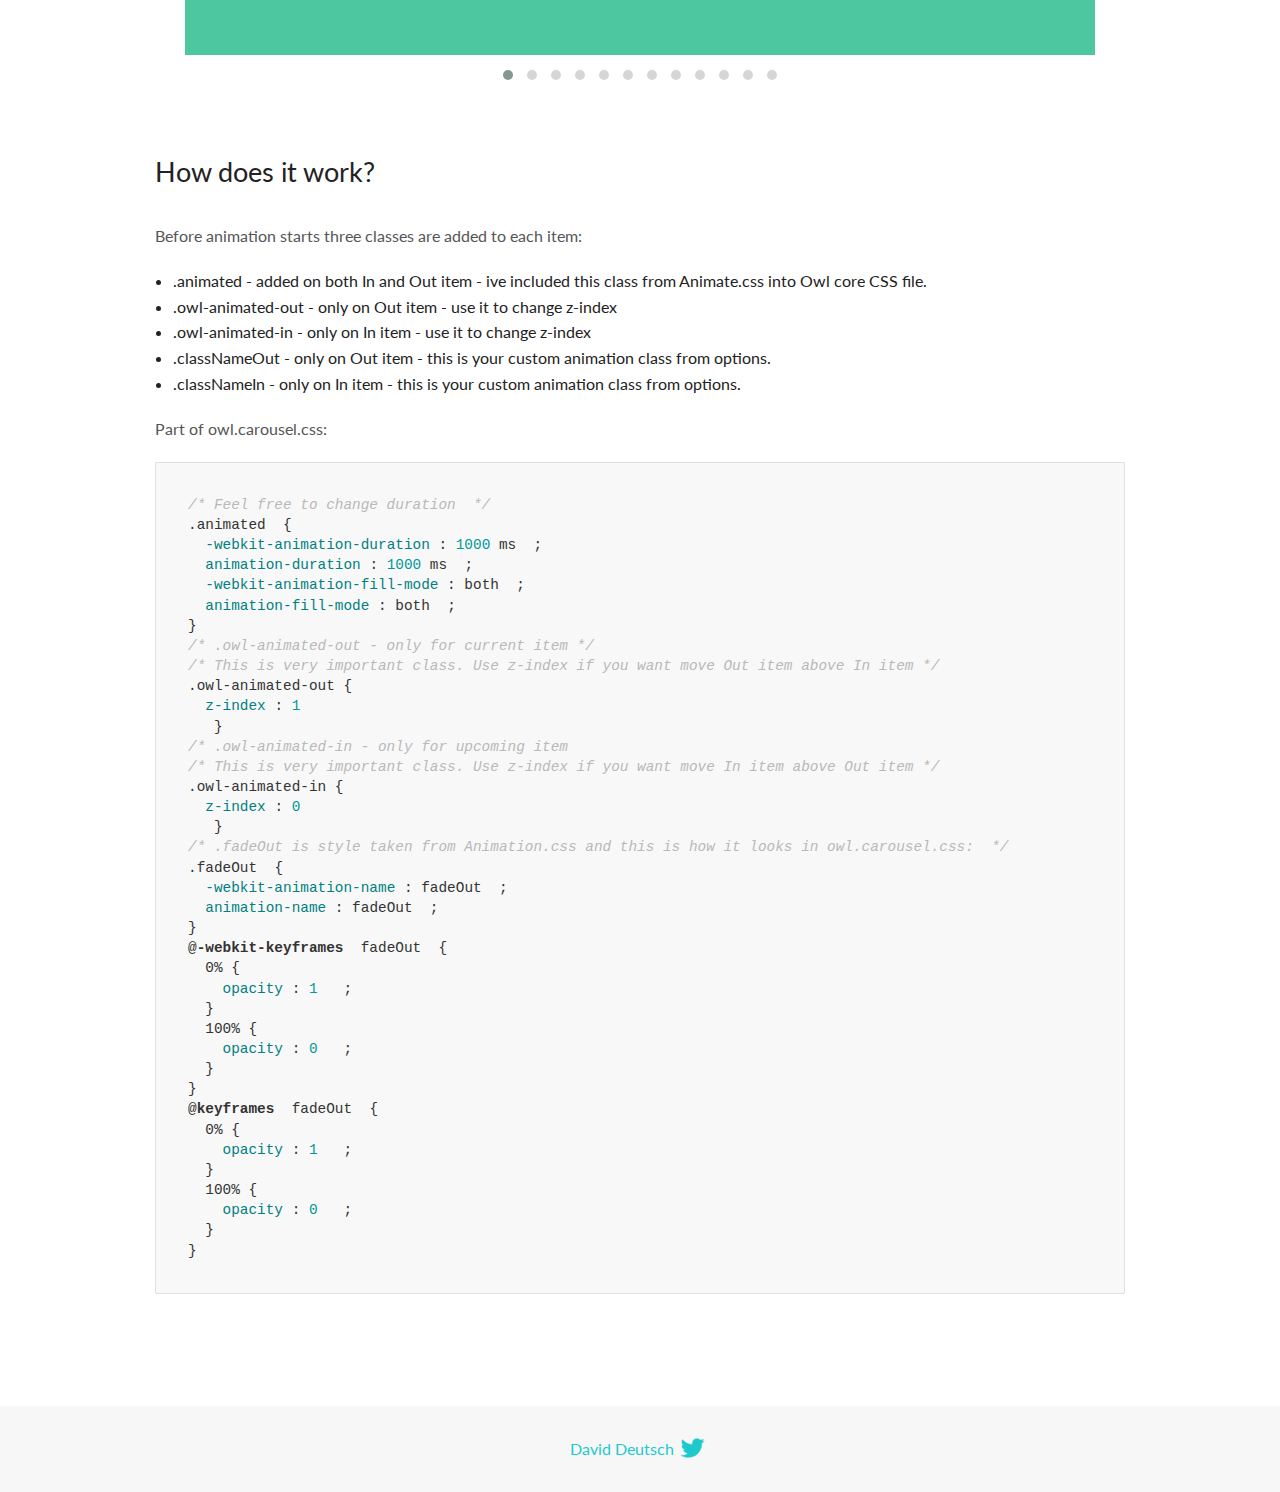
<file: assets/OwlCarousel2-2.3.4/docs/demos/animate.html>
<!DOCTYPE html>
<html lang="en">
  <head>

    <!-- head -->
    <meta charset="utf-8">
    <meta name="msapplication-tap-highlight" content="no" />
    <meta name="viewport" content="width=device-width, initial-scale=1.0" />
    <meta name="description" content="Animate carousel">
    <meta name="author" content="David Deutsch">
    <title>
      Animate Demo | Owl Carousel | 2.3.4
    </title>

    <!-- Stylesheets -->
    <link href='https://fonts.googleapis.com/css?family=Lato:300,400,700,400italic,300italic' rel='stylesheet' type='text/css'>
    <link rel="stylesheet" href="../assets/css/docs.theme.min.css">

    <!-- Owl Stylesheets -->
    <link rel="stylesheet" href="../assets/owlcarousel/assets/owl.carousel.min.css">
    <link rel="stylesheet" href="../assets/owlcarousel/assets/owl.theme.default.min.css">

    <!-- HTML5 shim and Respond.js IE8 support of HTML5 elements and media queries -->

    <!--[if lt IE 9]>
      <script src="https://oss.maxcdn.com/libs/html5shiv/3.7.0/html5shiv.js"></script>
      <script src="https://oss.maxcdn.com/libs/respond.js/1.3.0/respond.min.js"></script>
    <![endif]-->

    <!-- Favicons -->
    <link rel="apple-touch-icon-precomposed" sizes="144x144" href="../assets/ico/apple-touch-icon-144-precomposed.png">
    <link rel="shortcut icon" href="../assets/ico/favicon.png">
    <link rel="shortcut icon" href="favicon.ico">

    <!-- Yeah i know js should not be in header. Its required for demos.-->

    <!-- javascript -->
    <script src="../assets/vendors/jquery.min.js"></script>
    <script src="../assets/owlcarousel/owl.carousel.js"></script>
  </head>
  <body>

    <!-- header -->
    <header class="header">
      <div class="row">
        <div class="large-12 columns">
          <div class="brand left">
            <h3>
              <a href="/OwlCarousel2/">owl.carousel.js</a> 
            </h3>
          </div>
          <a id="toggle-nav" class="right">
            <span></span> <span></span> <span></span> 
          </a> 
          <div class="nav-bar">
            <ul class="clearfix">
              <li> <a href="/OwlCarousel2/index.html">Home</a>  </li>
              <li class="active">
                <a href="/OwlCarousel2/demos/demos.html">Demos</a> 
              </li>
              <li> <a href="/OwlCarousel2/docs/started-welcome.html">Docs</a>  </li>
              <li>
                <a href="https://github.com/OwlCarousel2/OwlCarousel2/archive/2.3.4.zip">Download</a> 
                <span class="download"></span> 
              </li>
            </ul>
          </div>
        </div>
      </div>
    </header>

    <!-- title -->
    <section class="title">
      <div class="row">
        <div class="large-12 columns">
          <h1>Animate</h1>
        </div>
      </div>
    </section>

    <!--  Demos -->
    <section id="demos">
      <div class="row">
        <div class="large-12 columns">
          <div class="fadeOut owl-carousel owl-theme">
            <div class="item">
              <h4>1</h4>
            </div>
            <div class="item">
              <h4>2</h4>
            </div>
            <div class="item">
              <h4>3</h4>
            </div>
            <div class="item">
              <h4>4</h4>
            </div>
            <div class="item">
              <h4>5</h4>
            </div>
            <div class="item">
              <h4>6</h4>
            </div>
            <div class="item">
              <h4>7</h4>
            </div>
            <div class="item">
              <h4>8</h4>
            </div>
            <div class="item">
              <h4>9</h4>
            </div>
            <div class="item">
              <h4>10</h4>
            </div>
            <div class="item">
              <h4>11</h4>
            </div>
            <div class="item">
              <h4>12</h4>
            </div>
          </div>
          <h3 id="overview">Overview</h3>
          <p>To get fade out effect just set:</p>
          <pre><code>animateOut: &#39;fadeOut&#39;</code></pre>
          <blockquote>
            <p><code>fadeOut</code> value is the only built-in CSS animate style. However there are tons of additional CSS animations that you can use in Owl. Simply download
              <a href="https://daneden.github.io/animate.css/">animate.css</a>  library and you are ready to extend Owl with new fancy transitions.</p>
          </blockquote>
          <h3 id="important">Important</h3>
          <p>Animate functions work only with one item and only in browsers that support perspective property.</p>
          <h3 id="how-to-use-additional-animation-from-animate-css-library">How to use additional animation from <code>animate.css</code> library</h3>
          <ol>
            <li> <a href="https://daneden.github.io/animate.css/">Download animate.css</a>  </li>
            <li>Include animate.css into header.</li>
            <li>Set <code>animateOut</code> and <code>animateIn</code> options with the style names you picked.</li>
          </ol>
          <pre><code>$(&#39;.custom1&#39;).owlCarousel({
    animateOut: &#39;slideOutDown&#39;,
    animateIn: &#39;flipInX&#39;,
    items:1,
    margin:30,
    stagePadding:30,
    smartSpeed:450
});</code></pre>
          <p>Example with slideOutDown and flipInX</p>
          <div class="custom1 owl-carousel owl-theme">
            <div class="item">
              <h4>1</h4>
            </div>
            <div class="item">
              <h4>2</h4>
            </div>
            <div class="item">
              <h4>3</h4>
            </div>
            <div class="item">
              <h4>4</h4>
            </div>
            <div class="item">
              <h4>5</h4>
            </div>
            <div class="item">
              <h4>6</h4>
            </div>
            <div class="item">
              <h4>7</h4>
            </div>
            <div class="item">
              <h4>8</h4>
            </div>
            <div class="item">
              <h4>9</h4>
            </div>
            <div class="item">
              <h4>10</h4>
            </div>
            <div class="item">
              <h4>11</h4>
            </div>
            <div class="item">
              <h4>12</h4>
            </div>
          </div>
          <h3 id="how-does-it-work-">How does it work?</h3>
          <p>Before animation starts three classes are added to each item:</p>
          <ul>
            <li>.animated - added on both In and Out item - ive included this class from Animate.css into Owl core CSS file.</li>
            <li>.owl-animated-out - only on Out item - use it to change z-index</li>
            <li>.owl-animated-in - only on In item - use it to change z-index</li>
            <li>.classNameOut - only on Out item - this is your custom animation class from options.</li>
            <li>.classNameIn - only on In item - this is your custom animation class from options.</li>
          </ul>
          <p>Part of owl.carousel.css:</p>
          <pre><code class="language-css"><span class="comment">/* Feel free to change duration  */</span> 
<span class="class">.animated</span>  <span class="rules">{
  <span class="rule"><span class="attribute">-webkit-animation-duration</span> :<span class="value"> <span class="number">1000</span> ms</span> </span> ;
  <span class="rule"><span class="attribute">animation-duration</span> :<span class="value"> <span class="number">1000</span> ms</span> </span> ;
  <span class="rule"><span class="attribute">-webkit-animation-fill-mode</span> :<span class="value"> both</span> </span> ;
  <span class="rule"><span class="attribute">animation-fill-mode</span> :<span class="value"> both</span> </span> ;
<span class="rule">}</span> </span> 
<span class="comment">/* .owl-animated-out - only for current item */</span> 
<span class="comment">/* This is very important class. Use z-index if you want move Out item above In item */</span> 
<span class="class">.owl-animated-out</span> <span class="rules">{
  <span class="rule"><span class="attribute">z-index</span> :<span class="value"> <span class="number">1</span> 
</span> </span> </span> }
<span class="comment">/* .owl-animated-in - only for upcoming item
/* This is very important class. Use z-index if you want move In item above Out item */</span> 
<span class="class">.owl-animated-in</span> <span class="rules">{
  <span class="rule"><span class="attribute">z-index</span> :<span class="value"> <span class="number">0</span> 
</span> </span> </span> }
<span class="comment">/* .fadeOut is style taken from Animation.css and this is how it looks in owl.carousel.css:  */</span> 
<span class="class">.fadeOut</span>  <span class="rules">{
  <span class="rule"><span class="attribute">-webkit-animation-name</span> :<span class="value"> fadeOut</span> </span> ;
  <span class="rule"><span class="attribute">animation-name</span> :<span class="value"> fadeOut</span> </span> ;
<span class="rule">}</span> </span> 
<span class="at_rule">@<span class="keyword">-webkit-keyframes</span>  fadeOut </span> {
  0% <span class="rules">{
    <span class="rule"><span class="attribute">opacity</span> :<span class="value"> <span class="number">1</span> </span> </span> ;
  <span class="rule">}</span> </span> 
  100% <span class="rules">{
    <span class="rule"><span class="attribute">opacity</span> :<span class="value"> <span class="number">0</span> </span> </span> ;
  <span class="rule">}</span> </span> 
}
<span class="at_rule">@<span class="keyword">keyframes</span>  fadeOut </span> {
  0% <span class="rules">{
    <span class="rule"><span class="attribute">opacity</span> :<span class="value"> <span class="number">1</span> </span> </span> ;
  <span class="rule">}</span> </span> 
  100% <span class="rules">{
    <span class="rule"><span class="attribute">opacity</span> :<span class="value"> <span class="number">0</span> </span> </span> ;
  <span class="rule">}</span> </span> 
}</code></pre>
          <link rel="stylesheet" href="../assets/css/animate.css">
          <script>
            jQuery(document).ready(function($) {
              $('.fadeOut').owlCarousel({
                items: 1,
                animateOut: 'fadeOut',
                loop: true,
                margin: 10,
              });
              $('.custom1').owlCarousel({
                animateOut: 'slideOutDown',
                animateIn: 'flipInX',
                items: 1,
                margin: 30,
                stagePadding: 30,
                smartSpeed: 450
              });
            });
          </script>
        </div>
      </div>
    </section>

    <!-- footer -->
    <footer class="footer">
      <div class="row">
        <div class="large-12 columns">
          <h5>
            <a href="/OwlCarousel2/docs/support-contact.html">David Deutsch</a> 
            <a id="custom-tweet-button" href="https://twitter.com/share?url=https://github.com/OwlCarousel2/OwlCarousel2&text=Owl Carousel - This is so awesome! " target="_blank"></a> 
          </h5>
        </div>
      </div>
    </footer>

    <!-- vendors -->
    <script src="../assets/vendors/highlight.js"></script>
    <script src="../assets/js/app.js"></script>
  </body>
</html>
</file>
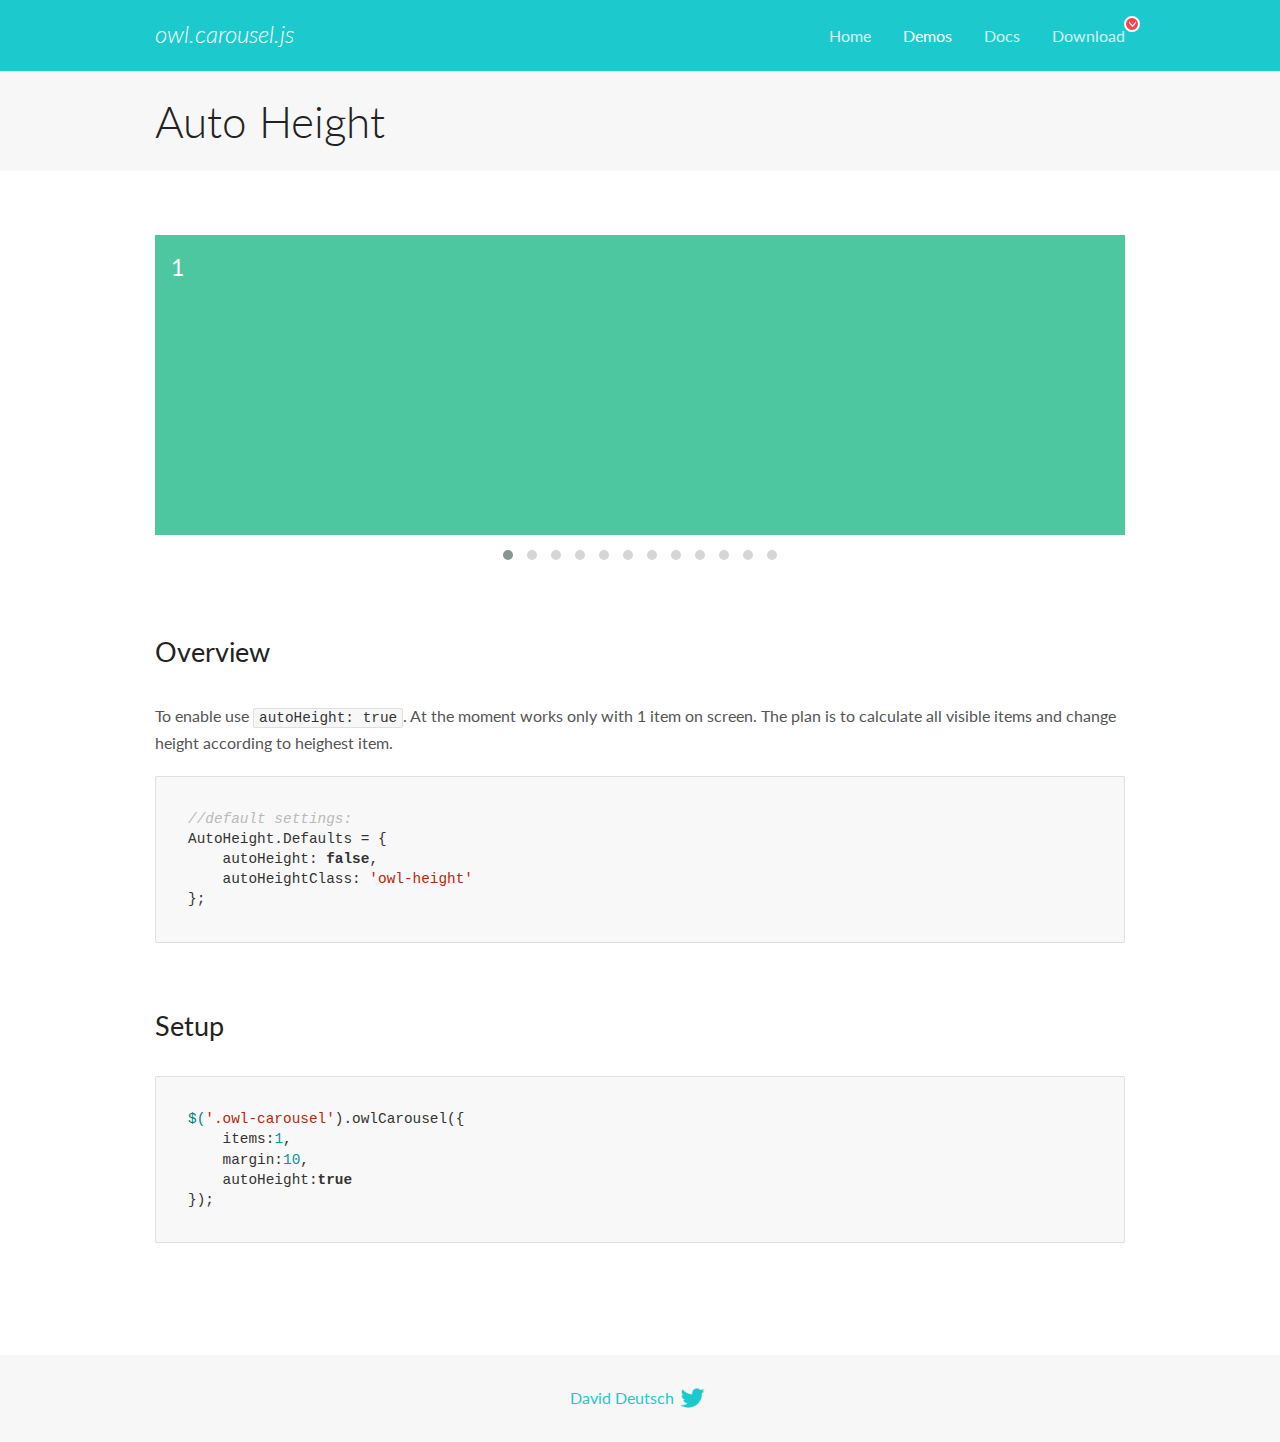
<file: assets/OwlCarousel2-2.3.4/docs/demos/autoheight.html>
<!DOCTYPE html>
<html lang="en">
  <head>

    <!-- head -->
    <meta charset="utf-8">
    <meta name="msapplication-tap-highlight" content="no" />
    <meta name="viewport" content="width=device-width, initial-scale=1.0" />
    <meta name="description" content="autoHeight usage demo">
    <meta name="author" content="David Deutsch">
    <title>
      Auto Height Demo | Owl Carousel | 2.3.4
    </title>

    <!-- Stylesheets -->
    <link href='https://fonts.googleapis.com/css?family=Lato:300,400,700,400italic,300italic' rel='stylesheet' type='text/css'>
    <link rel="stylesheet" href="../assets/css/docs.theme.min.css">

    <!-- Owl Stylesheets -->
    <link rel="stylesheet" href="../assets/owlcarousel/assets/owl.carousel.min.css">
    <link rel="stylesheet" href="../assets/owlcarousel/assets/owl.theme.default.min.css">

    <!-- HTML5 shim and Respond.js IE8 support of HTML5 elements and media queries -->

    <!--[if lt IE 9]>
      <script src="https://oss.maxcdn.com/libs/html5shiv/3.7.0/html5shiv.js"></script>
      <script src="https://oss.maxcdn.com/libs/respond.js/1.3.0/respond.min.js"></script>
    <![endif]-->

    <!-- Favicons -->
    <link rel="apple-touch-icon-precomposed" sizes="144x144" href="../assets/ico/apple-touch-icon-144-precomposed.png">
    <link rel="shortcut icon" href="../assets/ico/favicon.png">
    <link rel="shortcut icon" href="favicon.ico">

    <!-- Yeah i know js should not be in header. Its required for demos.-->

    <!-- javascript -->
    <script src="../assets/vendors/jquery.min.js"></script>
    <script src="../assets/owlcarousel/owl.carousel.js"></script>
  </head>
  <body>

    <!-- header -->
    <header class="header">
      <div class="row">
        <div class="large-12 columns">
          <div class="brand left">
            <h3>
              <a href="/OwlCarousel2/">owl.carousel.js</a> 
            </h3>
          </div>
          <a id="toggle-nav" class="right">
            <span></span> <span></span> <span></span> 
          </a> 
          <div class="nav-bar">
            <ul class="clearfix">
              <li> <a href="/OwlCarousel2/index.html">Home</a>  </li>
              <li class="active">
                <a href="/OwlCarousel2/demos/demos.html">Demos</a> 
              </li>
              <li> <a href="/OwlCarousel2/docs/started-welcome.html">Docs</a>  </li>
              <li>
                <a href="https://github.com/OwlCarousel2/OwlCarousel2/archive/2.3.4.zip">Download</a> 
                <span class="download"></span> 
              </li>
            </ul>
          </div>
        </div>
      </div>
    </header>

    <!-- title -->
    <section class="title">
      <div class="row">
        <div class="large-12 columns">
          <h1>Auto Height</h1>
        </div>
      </div>
    </section>

    <!--  Demos -->
    <section id="demos">
      <div class="row">
        <div class="large-12 columns">
          <div class="owl-carousel owl-theme">
            <div class="item" style="height:300px">
              <h4>1</h4>
            </div>
            <div class="item" style="height:100px">
              <h4>2</h4>
            </div>
            <div class="item" style="height:500px">
              <h4>3</h4>
            </div>
            <div class="item" style="height:250px">
              <h4>4</h4>
            </div>
            <div class="item" style="height:400px">
              <h4>5</h4>
            </div>
            <div class="item" style="height:500px">
              <h4>6</h4>
            </div>
            <div class="item" style="height:600px">
              <h4>7</h4>
            </div>
            <div class="item" style="height:400px">
              <h4>8</h4>
            </div>
            <div class="item" style="height:300px">
              <h4>9</h4>
            </div>
            <div class="item" style="height:350px">
              <h4>10</h4>
            </div>
            <div class="item" style="height:200px">
              <h4>11</h4>
            </div>
            <div class="item" style="height:150px">
              <h4>12</h4>
            </div>
          </div>
          <h3 id="overview">Overview</h3>
          <p>To enable use <code>autoHeight: true</code>. At the moment works only with 1 item on screen. The plan is to calculate all visible items and change height according to heighest item.</p>
          <pre><code>//default settings:
AutoHeight.Defaults = {
    autoHeight: false,
    autoHeightClass: &#39;owl-height&#39;
};</code></pre>
          <h3 id="setup">Setup</h3>
          <pre><code>$(&#39;.owl-carousel&#39;).owlCarousel({
    items:1,
    margin:10,
    autoHeight:true
});</code></pre>
          <script>
            $(document).ready(function() {
              $('.owl-carousel').owlCarousel({
                items: 1,
                margin: 10,
                autoHeight: true
              });
            })
          </script>
        </div>
      </div>
    </section>

    <!-- footer -->
    <footer class="footer">
      <div class="row">
        <div class="large-12 columns">
          <h5>
            <a href="/OwlCarousel2/docs/support-contact.html">David Deutsch</a> 
            <a id="custom-tweet-button" href="https://twitter.com/share?url=https://github.com/OwlCarousel2/OwlCarousel2&text=Owl Carousel - This is so awesome! " target="_blank"></a> 
          </h5>
        </div>
      </div>
    </footer>

    <!-- vendors -->
    <script src="../assets/vendors/highlight.js"></script>
    <script src="../assets/js/app.js"></script>
  </body>
</html>
</file>
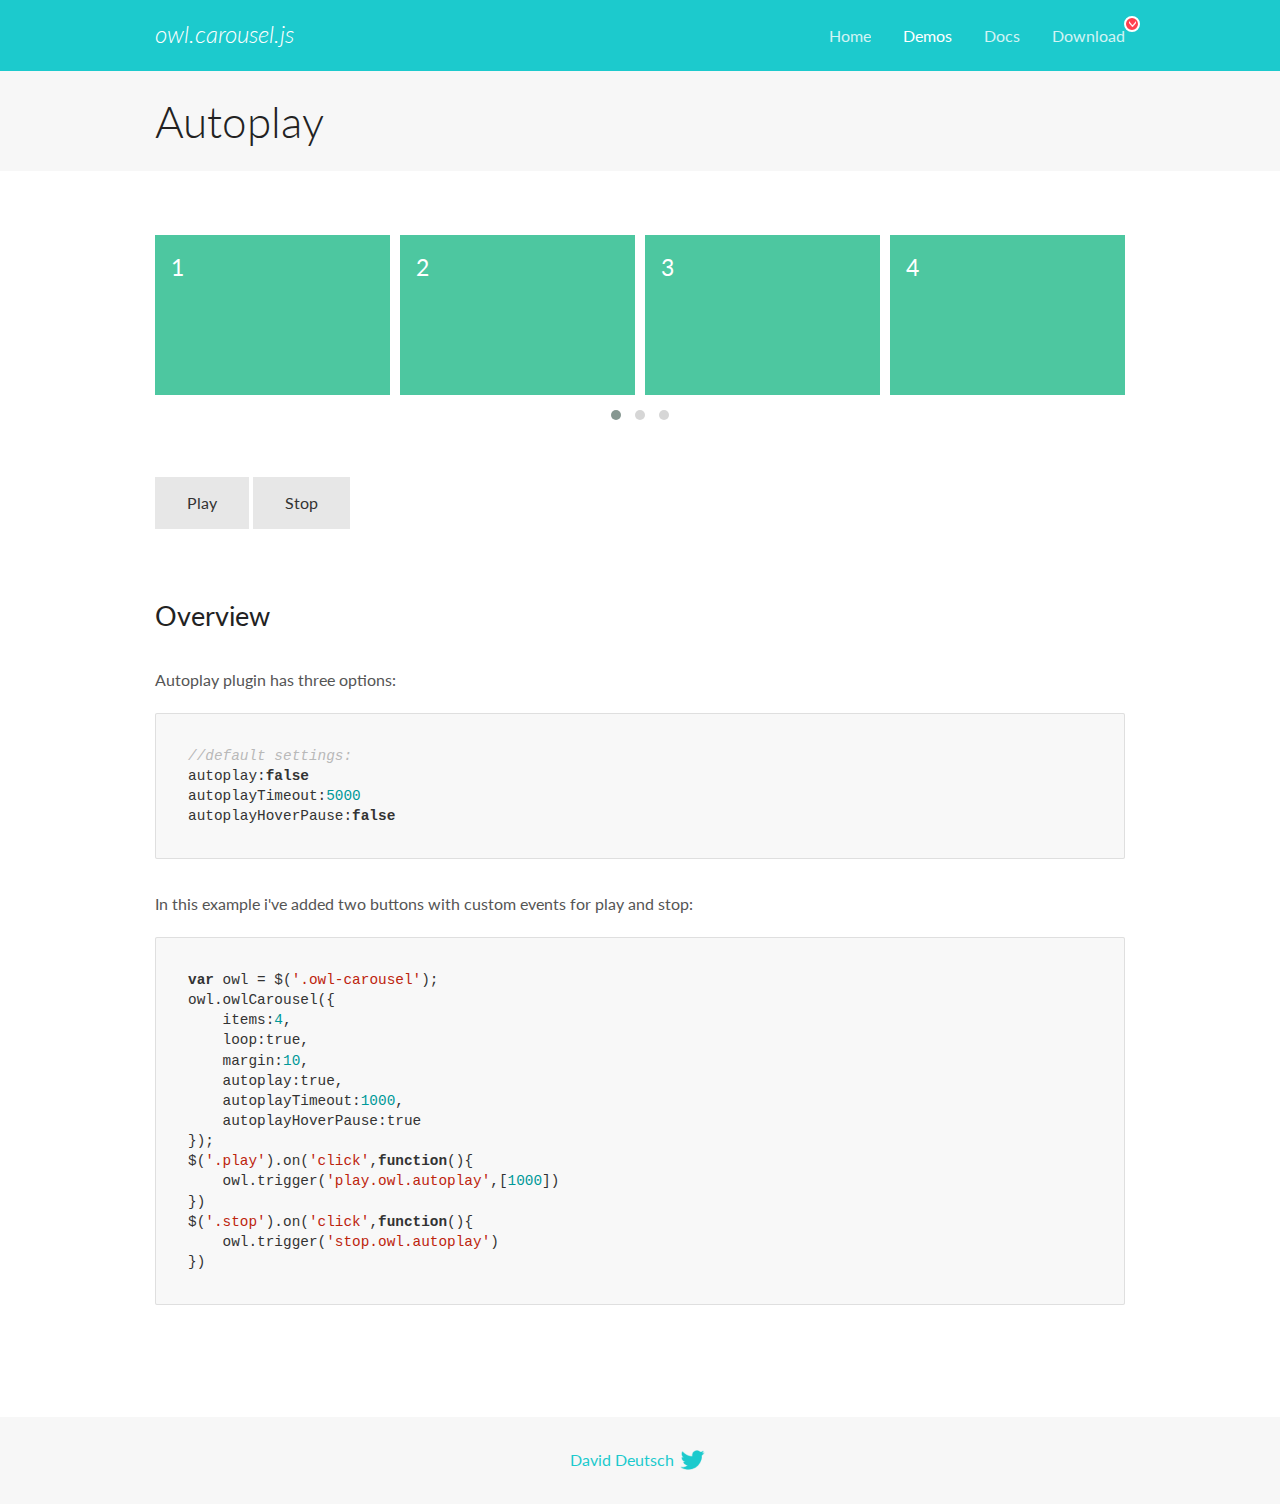
<file: assets/OwlCarousel2-2.3.4/docs/demos/autoplay.html>
<!DOCTYPE html>
<html lang="en">
  <head>

    <!-- head -->
    <meta charset="utf-8">
    <meta name="msapplication-tap-highlight" content="no" />
    <meta name="viewport" content="width=device-width, initial-scale=1.0" />
    <meta name="description" content="Autoplay usage demo">
    <meta name="author" content="David Deutsch">
    <title>
      Autoplay Demo | Owl Carousel | 2.3.4
    </title>

    <!-- Stylesheets -->
    <link href='https://fonts.googleapis.com/css?family=Lato:300,400,700,400italic,300italic' rel='stylesheet' type='text/css'>
    <link rel="stylesheet" href="../assets/css/docs.theme.min.css">

    <!-- Owl Stylesheets -->
    <link rel="stylesheet" href="../assets/owlcarousel/assets/owl.carousel.min.css">
    <link rel="stylesheet" href="../assets/owlcarousel/assets/owl.theme.default.min.css">

    <!-- HTML5 shim and Respond.js IE8 support of HTML5 elements and media queries -->

    <!--[if lt IE 9]>
      <script src="https://oss.maxcdn.com/libs/html5shiv/3.7.0/html5shiv.js"></script>
      <script src="https://oss.maxcdn.com/libs/respond.js/1.3.0/respond.min.js"></script>
    <![endif]-->

    <!-- Favicons -->
    <link rel="apple-touch-icon-precomposed" sizes="144x144" href="../assets/ico/apple-touch-icon-144-precomposed.png">
    <link rel="shortcut icon" href="../assets/ico/favicon.png">
    <link rel="shortcut icon" href="favicon.ico">

    <!-- Yeah i know js should not be in header. Its required for demos.-->

    <!-- javascript -->
    <script src="../assets/vendors/jquery.min.js"></script>
    <script src="../assets/owlcarousel/owl.carousel.js"></script>
  </head>
  <body>

    <!-- header -->
    <header class="header">
      <div class="row">
        <div class="large-12 columns">
          <div class="brand left">
            <h3>
              <a href="/OwlCarousel2/">owl.carousel.js</a> 
            </h3>
          </div>
          <a id="toggle-nav" class="right">
            <span></span> <span></span> <span></span> 
          </a> 
          <div class="nav-bar">
            <ul class="clearfix">
              <li> <a href="/OwlCarousel2/index.html">Home</a>  </li>
              <li class="active">
                <a href="/OwlCarousel2/demos/demos.html">Demos</a> 
              </li>
              <li> <a href="/OwlCarousel2/docs/started-welcome.html">Docs</a>  </li>
              <li>
                <a href="https://github.com/OwlCarousel2/OwlCarousel2/archive/2.3.4.zip">Download</a> 
                <span class="download"></span> 
              </li>
            </ul>
          </div>
        </div>
      </div>
    </header>

    <!-- title -->
    <section class="title">
      <div class="row">
        <div class="large-12 columns">
          <h1>Autoplay</h1>
        </div>
      </div>
    </section>

    <!--  Demos -->
    <section id="demos">
      <div class="row">
        <div class="large-12 columns">
          <div class="owl-carousel owl-theme">
            <div class="item">
              <h4>1</h4>
            </div>
            <div class="item">
              <h4>2</h4>
            </div>
            <div class="item">
              <h4>3</h4>
            </div>
            <div class="item">
              <h4>4</h4>
            </div>
            <div class="item">
              <h4>5</h4>
            </div>
            <div class="item">
              <h4>6</h4>
            </div>
            <div class="item">
              <h4>7</h4>
            </div>
            <div class="item">
              <h4>8</h4>
            </div>
            <div class="item">
              <h4>9</h4>
            </div>
            <div class="item">
              <h4>10</h4>
            </div>
            <div class="item">
              <h4>11</h4>
            </div>
            <div class="item">
              <h4>12</h4>
            </div>
          </div>
          <a class="button secondary play">Play</a> 
          <a class="button secondary stop">Stop</a> 
          <h3 id="overview">Overview</h3>
          <p>Autoplay plugin has three options:</p>
          <pre><code>//default settings:
autoplay:false
autoplayTimeout:5000
autoplayHoverPause:false</code></pre>
          <p>In this example i&#39;ve added two buttons with custom events for play and stop:</p>
          <pre><code>var owl = $(&#39;.owl-carousel&#39;);
owl.owlCarousel({
    items:4,
    loop:true,
    margin:10,
    autoplay:true,
    autoplayTimeout:1000,
    autoplayHoverPause:true
});
$(&#39;.play&#39;).on(&#39;click&#39;,function(){
    owl.trigger(&#39;play.owl.autoplay&#39;,[1000])
})
$(&#39;.stop&#39;).on(&#39;click&#39;,function(){
    owl.trigger(&#39;stop.owl.autoplay&#39;)
})</code></pre>
          <script>
            $(document).ready(function() {
              var owl = $('.owl-carousel');
              owl.owlCarousel({
                items: 4,
                loop: true,
                margin: 10,
                autoplay: true,
                autoplayTimeout: 1000,
                autoplayHoverPause: true
              });
              $('.play').on('click', function() {
                owl.trigger('play.owl.autoplay', [1000])
              })
              $('.stop').on('click', function() {
                owl.trigger('stop.owl.autoplay')
              })
            })
          </script>
        </div>
      </div>
    </section>

    <!-- footer -->
    <footer class="footer">
      <div class="row">
        <div class="large-12 columns">
          <h5>
            <a href="/OwlCarousel2/docs/support-contact.html">David Deutsch</a> 
            <a id="custom-tweet-button" href="https://twitter.com/share?url=https://github.com/OwlCarousel2/OwlCarousel2&text=Owl Carousel - This is so awesome! " target="_blank"></a> 
          </h5>
        </div>
      </div>
    </footer>

    <!-- vendors -->
    <script src="../assets/vendors/highlight.js"></script>
    <script src="../assets/js/app.js"></script>
  </body>
</html>
</file>
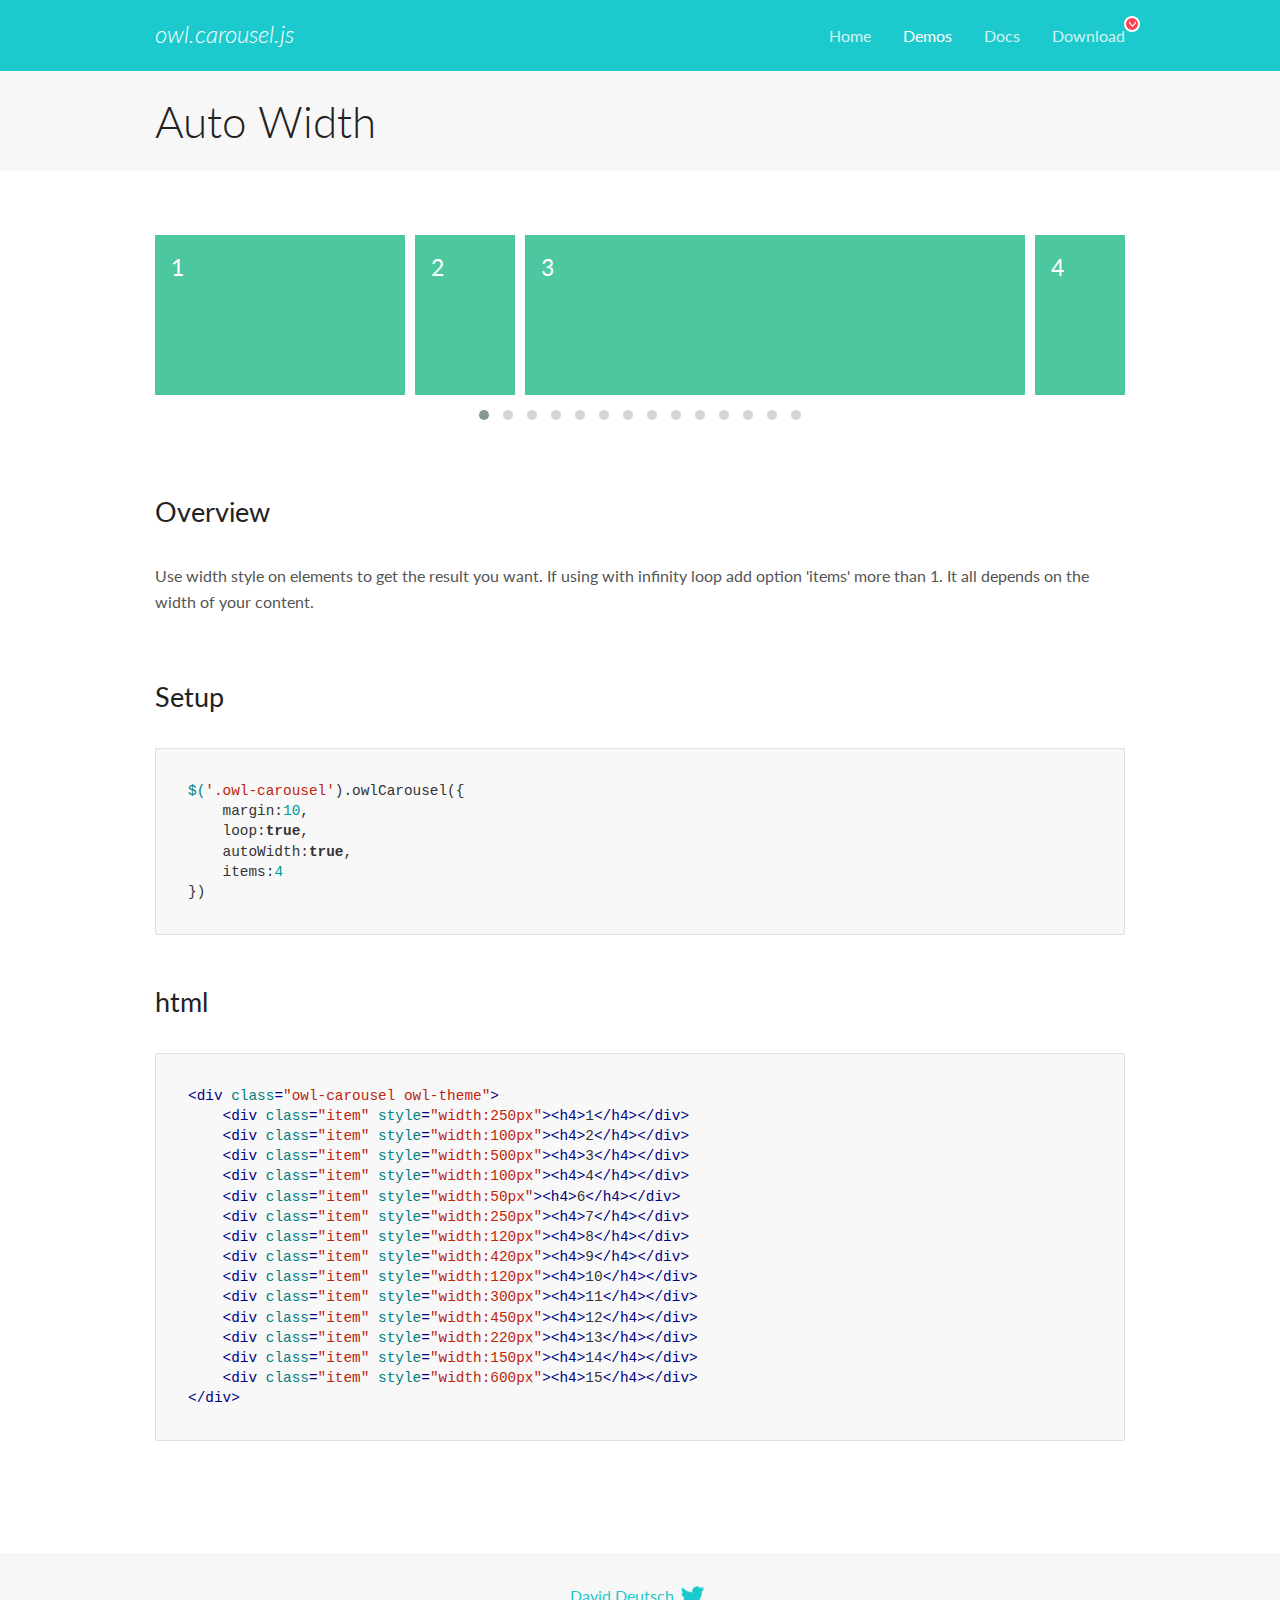
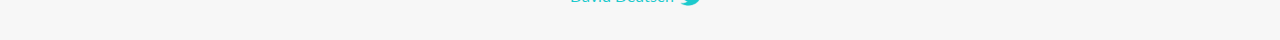
<file: assets/OwlCarousel2-2.3.4/docs/demos/autowidth.html>
<!DOCTYPE html>
<html lang="en">
  <head>

    <!-- head -->
    <meta charset="utf-8">
    <meta name="msapplication-tap-highlight" content="no" />
    <meta name="viewport" content="width=device-width, initial-scale=1.0" />
    <meta name="description" content="Auto Width">
    <meta name="author" content="David Deutsch">
    <title>
      Auto Width Demo | Owl Carousel | 2.3.4
    </title>

    <!-- Stylesheets -->
    <link href='https://fonts.googleapis.com/css?family=Lato:300,400,700,400italic,300italic' rel='stylesheet' type='text/css'>
    <link rel="stylesheet" href="../assets/css/docs.theme.min.css">

    <!-- Owl Stylesheets -->
    <link rel="stylesheet" href="../assets/owlcarousel/assets/owl.carousel.min.css">
    <link rel="stylesheet" href="../assets/owlcarousel/assets/owl.theme.default.min.css">

    <!-- HTML5 shim and Respond.js IE8 support of HTML5 elements and media queries -->

    <!--[if lt IE 9]>
      <script src="https://oss.maxcdn.com/libs/html5shiv/3.7.0/html5shiv.js"></script>
      <script src="https://oss.maxcdn.com/libs/respond.js/1.3.0/respond.min.js"></script>
    <![endif]-->

    <!-- Favicons -->
    <link rel="apple-touch-icon-precomposed" sizes="144x144" href="../assets/ico/apple-touch-icon-144-precomposed.png">
    <link rel="shortcut icon" href="../assets/ico/favicon.png">
    <link rel="shortcut icon" href="favicon.ico">

    <!-- Yeah i know js should not be in header. Its required for demos.-->

    <!-- javascript -->
    <script src="../assets/vendors/jquery.min.js"></script>
    <script src="../assets/owlcarousel/owl.carousel.js"></script>
  </head>
  <body>

    <!-- header -->
    <header class="header">
      <div class="row">
        <div class="large-12 columns">
          <div class="brand left">
            <h3>
              <a href="/OwlCarousel2/">owl.carousel.js</a> 
            </h3>
          </div>
          <a id="toggle-nav" class="right">
            <span></span> <span></span> <span></span> 
          </a> 
          <div class="nav-bar">
            <ul class="clearfix">
              <li> <a href="/OwlCarousel2/index.html">Home</a>  </li>
              <li class="active">
                <a href="/OwlCarousel2/demos/demos.html">Demos</a> 
              </li>
              <li> <a href="/OwlCarousel2/docs/started-welcome.html">Docs</a>  </li>
              <li>
                <a href="https://github.com/OwlCarousel2/OwlCarousel2/archive/2.3.4.zip">Download</a> 
                <span class="download"></span> 
              </li>
            </ul>
          </div>
        </div>
      </div>
    </header>

    <!-- title -->
    <section class="title">
      <div class="row">
        <div class="large-12 columns">
          <h1>Auto Width</h1>
        </div>
      </div>
    </section>

    <!--  Demos -->
    <section id="demos">
      <div class="row">
        <div class="large-12 columns">
          <div class="owl-carousel owl-theme">
            <div class="item" style="width:250px">
              <h4>1</h4>
            </div>
            <div class="item" style="width:100px">
              <h4>2</h4>
            </div>
            <div class="item" style="width:500px">
              <h4>3</h4>
            </div>
            <div class="item" style="width:100px">
              <h4>4</h4>
            </div>
            <div class="item" style="width:50px">
              <h4>6</h4>
            </div>
            <div class="item" style="width:250px">
              <h4>7</h4>
            </div>
            <div class="item" style="width:120px">
              <h4>8</h4>
            </div>
            <div class="item" style="width:420px">
              <h4>9</h4>
            </div>
            <div class="item" style="width:120px">
              <h4>10</h4>
            </div>
            <div class="item" style="width:300px">
              <h4>11</h4>
            </div>
            <div class="item" style="width:450px">
              <h4>12</h4>
            </div>
            <div class="item" style="width:220px">
              <h4>13</h4>
            </div>
            <div class="item" style="width:150px">
              <h4>14</h4>
            </div>
            <div class="item" style="width:600px">
              <h4>15</h4>
            </div>
          </div>
          <h3 id="overview">Overview</h3>
          <p>Use width style on elements to get the result you want. If using with infinity loop add option &#39;items&#39; more than 1. It all depends on the width of your content.</p>
          <h3 id="setup">Setup</h3>
          <pre><code>$(&#39;.owl-carousel&#39;).owlCarousel({
    margin:10,
    loop:true,
    autoWidth:true,
    items:4
})</code></pre>
          <h3 id="html">html</h3>
          <pre><code>&lt;div class=&quot;owl-carousel owl-theme&quot;&gt;
    &lt;div class=&quot;item&quot; style=&quot;width:250px&quot;&gt;&lt;h4&gt;1&lt;/h4&gt;&lt;/div&gt;
    &lt;div class=&quot;item&quot; style=&quot;width:100px&quot;&gt;&lt;h4&gt;2&lt;/h4&gt;&lt;/div&gt;
    &lt;div class=&quot;item&quot; style=&quot;width:500px&quot;&gt;&lt;h4&gt;3&lt;/h4&gt;&lt;/div&gt;
    &lt;div class=&quot;item&quot; style=&quot;width:100px&quot;&gt;&lt;h4&gt;4&lt;/h4&gt;&lt;/div&gt;
    &lt;div class=&quot;item&quot; style=&quot;width:50px&quot;&gt;&lt;h4&gt;6&lt;/h4&gt;&lt;/div&gt;
    &lt;div class=&quot;item&quot; style=&quot;width:250px&quot;&gt;&lt;h4&gt;7&lt;/h4&gt;&lt;/div&gt;
    &lt;div class=&quot;item&quot; style=&quot;width:120px&quot;&gt;&lt;h4&gt;8&lt;/h4&gt;&lt;/div&gt;
    &lt;div class=&quot;item&quot; style=&quot;width:420px&quot;&gt;&lt;h4&gt;9&lt;/h4&gt;&lt;/div&gt;
    &lt;div class=&quot;item&quot; style=&quot;width:120px&quot;&gt;&lt;h4&gt;10&lt;/h4&gt;&lt;/div&gt;
    &lt;div class=&quot;item&quot; style=&quot;width:300px&quot;&gt;&lt;h4&gt;11&lt;/h4&gt;&lt;/div&gt;
    &lt;div class=&quot;item&quot; style=&quot;width:450px&quot;&gt;&lt;h4&gt;12&lt;/h4&gt;&lt;/div&gt;
    &lt;div class=&quot;item&quot; style=&quot;width:220px&quot;&gt;&lt;h4&gt;13&lt;/h4&gt;&lt;/div&gt;
    &lt;div class=&quot;item&quot; style=&quot;width:150px&quot;&gt;&lt;h4&gt;14&lt;/h4&gt;&lt;/div&gt;
    &lt;div class=&quot;item&quot; style=&quot;width:600px&quot;&gt;&lt;h4&gt;15&lt;/h4&gt;&lt;/div&gt;
&lt;/div&gt;</code></pre>
          <script>
            $(document).ready(function() {
              $('.owl-carousel').owlCarousel({
                margin: 10,
                loop: true,
                autoWidth: true,
                items: 4
              })
            })
          </script>
        </div>
      </div>
    </section>

    <!-- footer -->
    <footer class="footer">
      <div class="row">
        <div class="large-12 columns">
          <h5>
            <a href="/OwlCarousel2/docs/support-contact.html">David Deutsch</a> 
            <a id="custom-tweet-button" href="https://twitter.com/share?url=https://github.com/OwlCarousel2/OwlCarousel2&text=Owl Carousel - This is so awesome! " target="_blank"></a> 
          </h5>
        </div>
      </div>
    </footer>

    <!-- vendors -->
    <script src="../assets/vendors/highlight.js"></script>
    <script src="../assets/js/app.js"></script>
  </body>
</html>
</file>
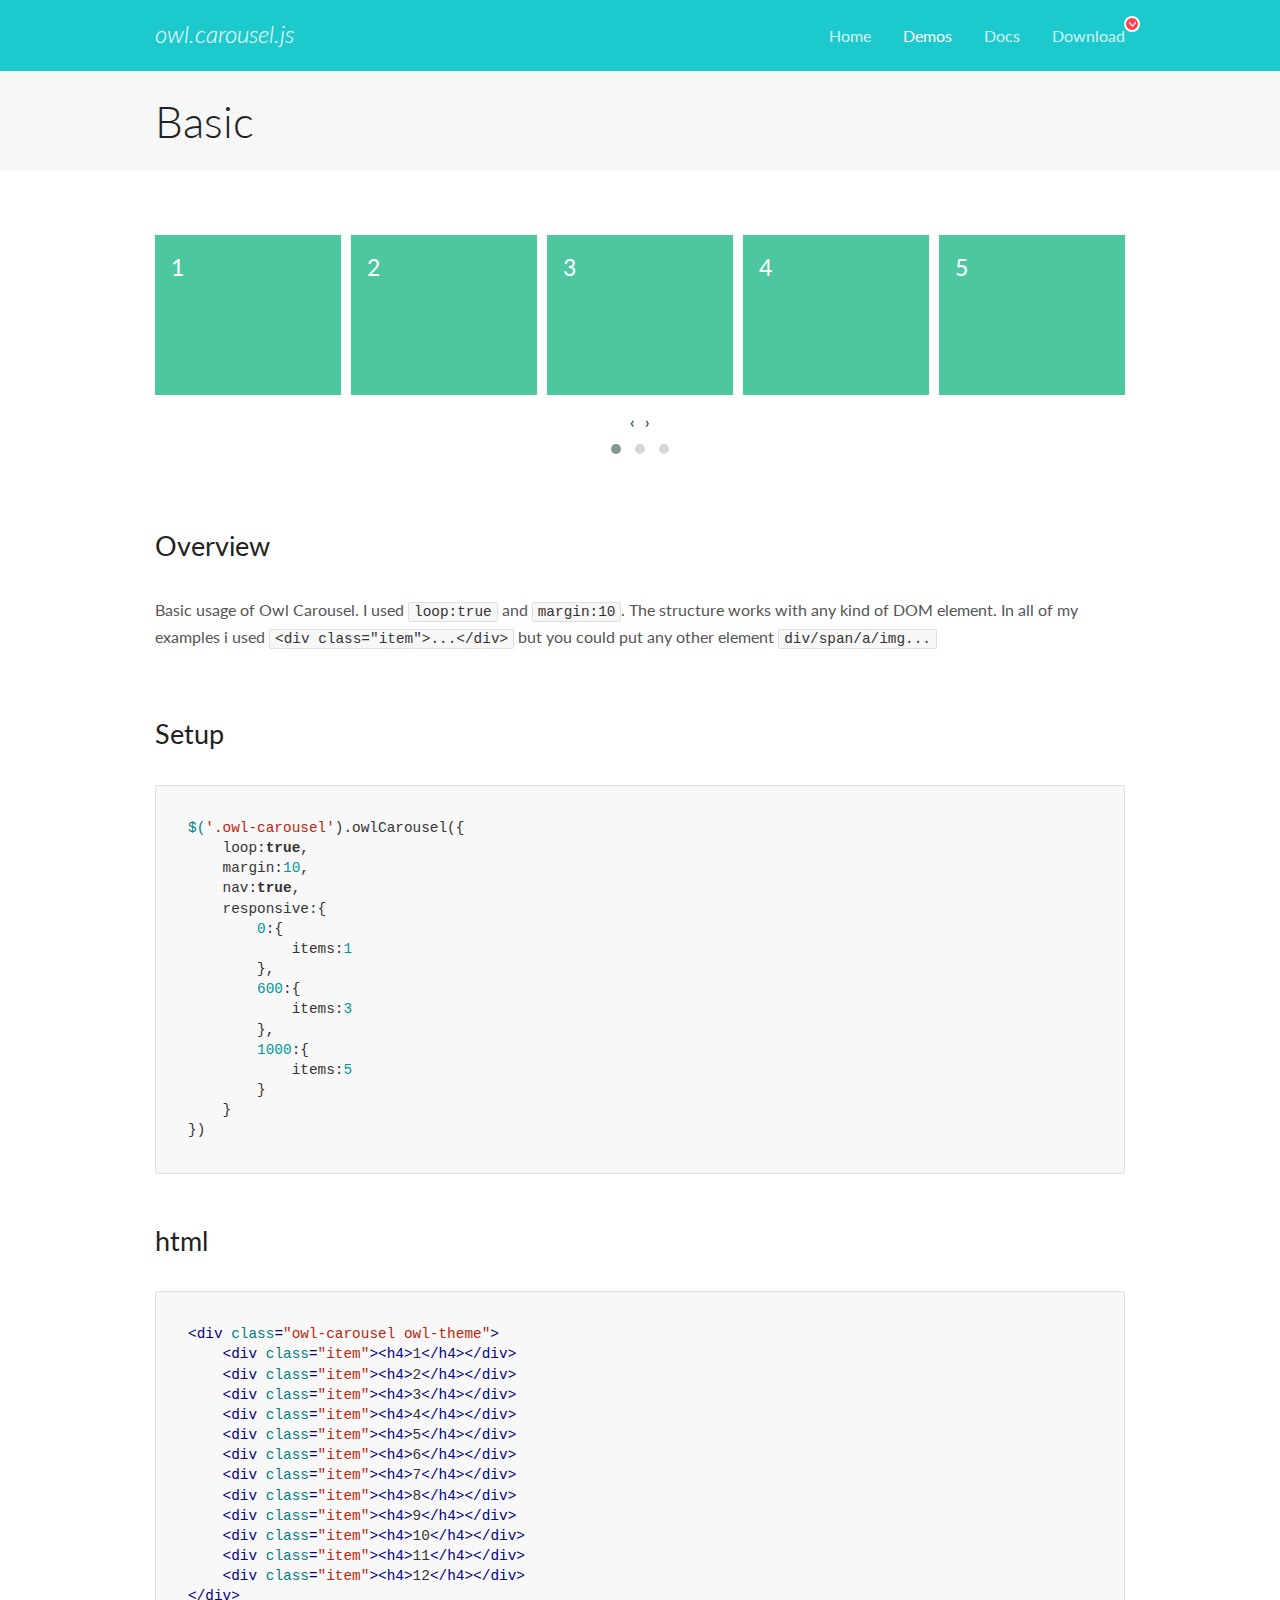
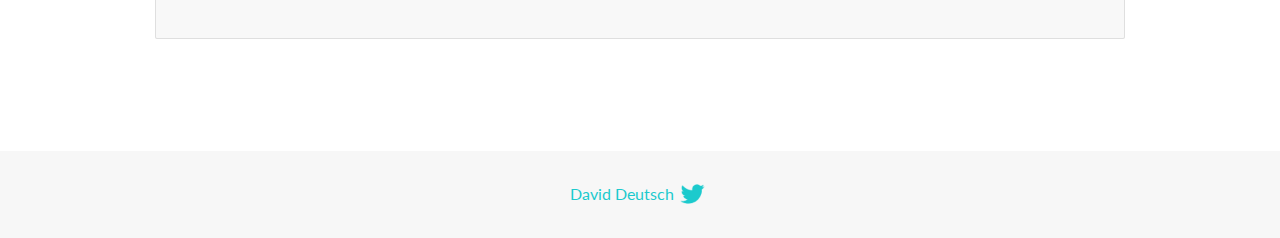
<file: assets/OwlCarousel2-2.3.4/docs/demos/basic.html>
<!DOCTYPE html>
<html lang="en">
  <head>

    <!-- head -->
    <meta charset="utf-8">
    <meta name="msapplication-tap-highlight" content="no" />
    <meta name="viewport" content="width=device-width, initial-scale=1.0" />
    <meta name="description" content="Basic usage demo">
    <meta name="author" content="David Deutsch">
    <title>
      Basic Demo | Owl Carousel | 2.3.4
    </title>

    <!-- Stylesheets -->
    <link href='https://fonts.googleapis.com/css?family=Lato:300,400,700,400italic,300italic' rel='stylesheet' type='text/css'>
    <link rel="stylesheet" href="../assets/css/docs.theme.min.css">

    <!-- Owl Stylesheets -->
    <link rel="stylesheet" href="../assets/owlcarousel/assets/owl.carousel.min.css">
    <link rel="stylesheet" href="../assets/owlcarousel/assets/owl.theme.default.min.css">

    <!-- HTML5 shim and Respond.js IE8 support of HTML5 elements and media queries -->

    <!--[if lt IE 9]>
      <script src="https://oss.maxcdn.com/libs/html5shiv/3.7.0/html5shiv.js"></script>
      <script src="https://oss.maxcdn.com/libs/respond.js/1.3.0/respond.min.js"></script>
    <![endif]-->

    <!-- Favicons -->
    <link rel="apple-touch-icon-precomposed" sizes="144x144" href="../assets/ico/apple-touch-icon-144-precomposed.png">
    <link rel="shortcut icon" href="../assets/ico/favicon.png">
    <link rel="shortcut icon" href="favicon.ico">

    <!-- Yeah i know js should not be in header. Its required for demos.-->

    <!-- javascript -->
    <script src="../assets/vendors/jquery.min.js"></script>
    <script src="../assets/owlcarousel/owl.carousel.js"></script>
  </head>
  <body>

    <!-- header -->
    <header class="header">
      <div class="row">
        <div class="large-12 columns">
          <div class="brand left">
            <h3>
              <a href="/OwlCarousel2/">owl.carousel.js</a> 
            </h3>
          </div>
          <a id="toggle-nav" class="right">
            <span></span> <span></span> <span></span> 
          </a> 
          <div class="nav-bar">
            <ul class="clearfix">
              <li> <a href="/OwlCarousel2/index.html">Home</a>  </li>
              <li class="active">
                <a href="/OwlCarousel2/demos/demos.html">Demos</a> 
              </li>
              <li> <a href="/OwlCarousel2/docs/started-welcome.html">Docs</a>  </li>
              <li>
                <a href="https://github.com/OwlCarousel2/OwlCarousel2/archive/2.3.4.zip">Download</a> 
                <span class="download"></span> 
              </li>
            </ul>
          </div>
        </div>
      </div>
    </header>

    <!-- title -->
    <section class="title">
      <div class="row">
        <div class="large-12 columns">
          <h1>Basic</h1>
        </div>
      </div>
    </section>

    <!--  Demos -->
    <section id="demos">
      <div class="row">
        <div class="large-12 columns">
          <div class="owl-carousel owl-theme">
            <div class="item">
              <h4>1</h4>
            </div>
            <div class="item">
              <h4>2</h4>
            </div>
            <div class="item">
              <h4>3</h4>
            </div>
            <div class="item">
              <h4>4</h4>
            </div>
            <div class="item">
              <h4>5</h4>
            </div>
            <div class="item">
              <h4>6</h4>
            </div>
            <div class="item">
              <h4>7</h4>
            </div>
            <div class="item">
              <h4>8</h4>
            </div>
            <div class="item">
              <h4>9</h4>
            </div>
            <div class="item">
              <h4>10</h4>
            </div>
            <div class="item">
              <h4>11</h4>
            </div>
            <div class="item">
              <h4>12</h4>
            </div>
          </div>
          <h3 id="overview">Overview</h3>
          <p>Basic usage of Owl Carousel. I used <code>loop:true</code> and <code>margin:10</code>. The structure works with any kind of DOM element. In all of my examples i used <code>&lt;div class=&quot;item&quot;&gt;...&lt;/div&gt;</code> but you could
            put any other element <code>div/span/a/img...</code></p>
          <h3 id="setup">Setup</h3>
          <pre><code>$(&#39;.owl-carousel&#39;).owlCarousel({
    loop:true,
    margin:10,
    nav:true,
    responsive:{
        0:{
            items:1
        },
        600:{
            items:3
        },
        1000:{
            items:5
        }
    }
})</code></pre>
          <h3 id="html">html</h3>
          <pre><code>&lt;div class=&quot;owl-carousel owl-theme&quot;&gt;
    &lt;div class=&quot;item&quot;&gt;&lt;h4&gt;1&lt;/h4&gt;&lt;/div&gt;
    &lt;div class=&quot;item&quot;&gt;&lt;h4&gt;2&lt;/h4&gt;&lt;/div&gt;
    &lt;div class=&quot;item&quot;&gt;&lt;h4&gt;3&lt;/h4&gt;&lt;/div&gt;
    &lt;div class=&quot;item&quot;&gt;&lt;h4&gt;4&lt;/h4&gt;&lt;/div&gt;
    &lt;div class=&quot;item&quot;&gt;&lt;h4&gt;5&lt;/h4&gt;&lt;/div&gt;
    &lt;div class=&quot;item&quot;&gt;&lt;h4&gt;6&lt;/h4&gt;&lt;/div&gt;
    &lt;div class=&quot;item&quot;&gt;&lt;h4&gt;7&lt;/h4&gt;&lt;/div&gt;
    &lt;div class=&quot;item&quot;&gt;&lt;h4&gt;8&lt;/h4&gt;&lt;/div&gt;
    &lt;div class=&quot;item&quot;&gt;&lt;h4&gt;9&lt;/h4&gt;&lt;/div&gt;
    &lt;div class=&quot;item&quot;&gt;&lt;h4&gt;10&lt;/h4&gt;&lt;/div&gt;
    &lt;div class=&quot;item&quot;&gt;&lt;h4&gt;11&lt;/h4&gt;&lt;/div&gt;
    &lt;div class=&quot;item&quot;&gt;&lt;h4&gt;12&lt;/h4&gt;&lt;/div&gt;
&lt;/div&gt;</code></pre>
          <script>
            $(document).ready(function() {
              var owl = $('.owl-carousel');
              owl.owlCarousel({
                margin: 10,
                nav: true,
                loop: true,
                responsive: {
                  0: {
                    items: 1
                  },
                  600: {
                    items: 3
                  },
                  1000: {
                    items: 5
                  }
                }
              })
            })
          </script>
        </div>
      </div>
    </section>

    <!-- footer -->
    <footer class="footer">
      <div class="row">
        <div class="large-12 columns">
          <h5>
            <a href="/OwlCarousel2/docs/support-contact.html">David Deutsch</a> 
            <a id="custom-tweet-button" href="https://twitter.com/share?url=https://github.com/OwlCarousel2/OwlCarousel2&text=Owl Carousel - This is so awesome! " target="_blank"></a> 
          </h5>
        </div>
      </div>
    </footer>

    <!-- vendors -->
    <script src="../assets/vendors/highlight.js"></script>
    <script src="../assets/js/app.js"></script>
  </body>
</html>
</file>
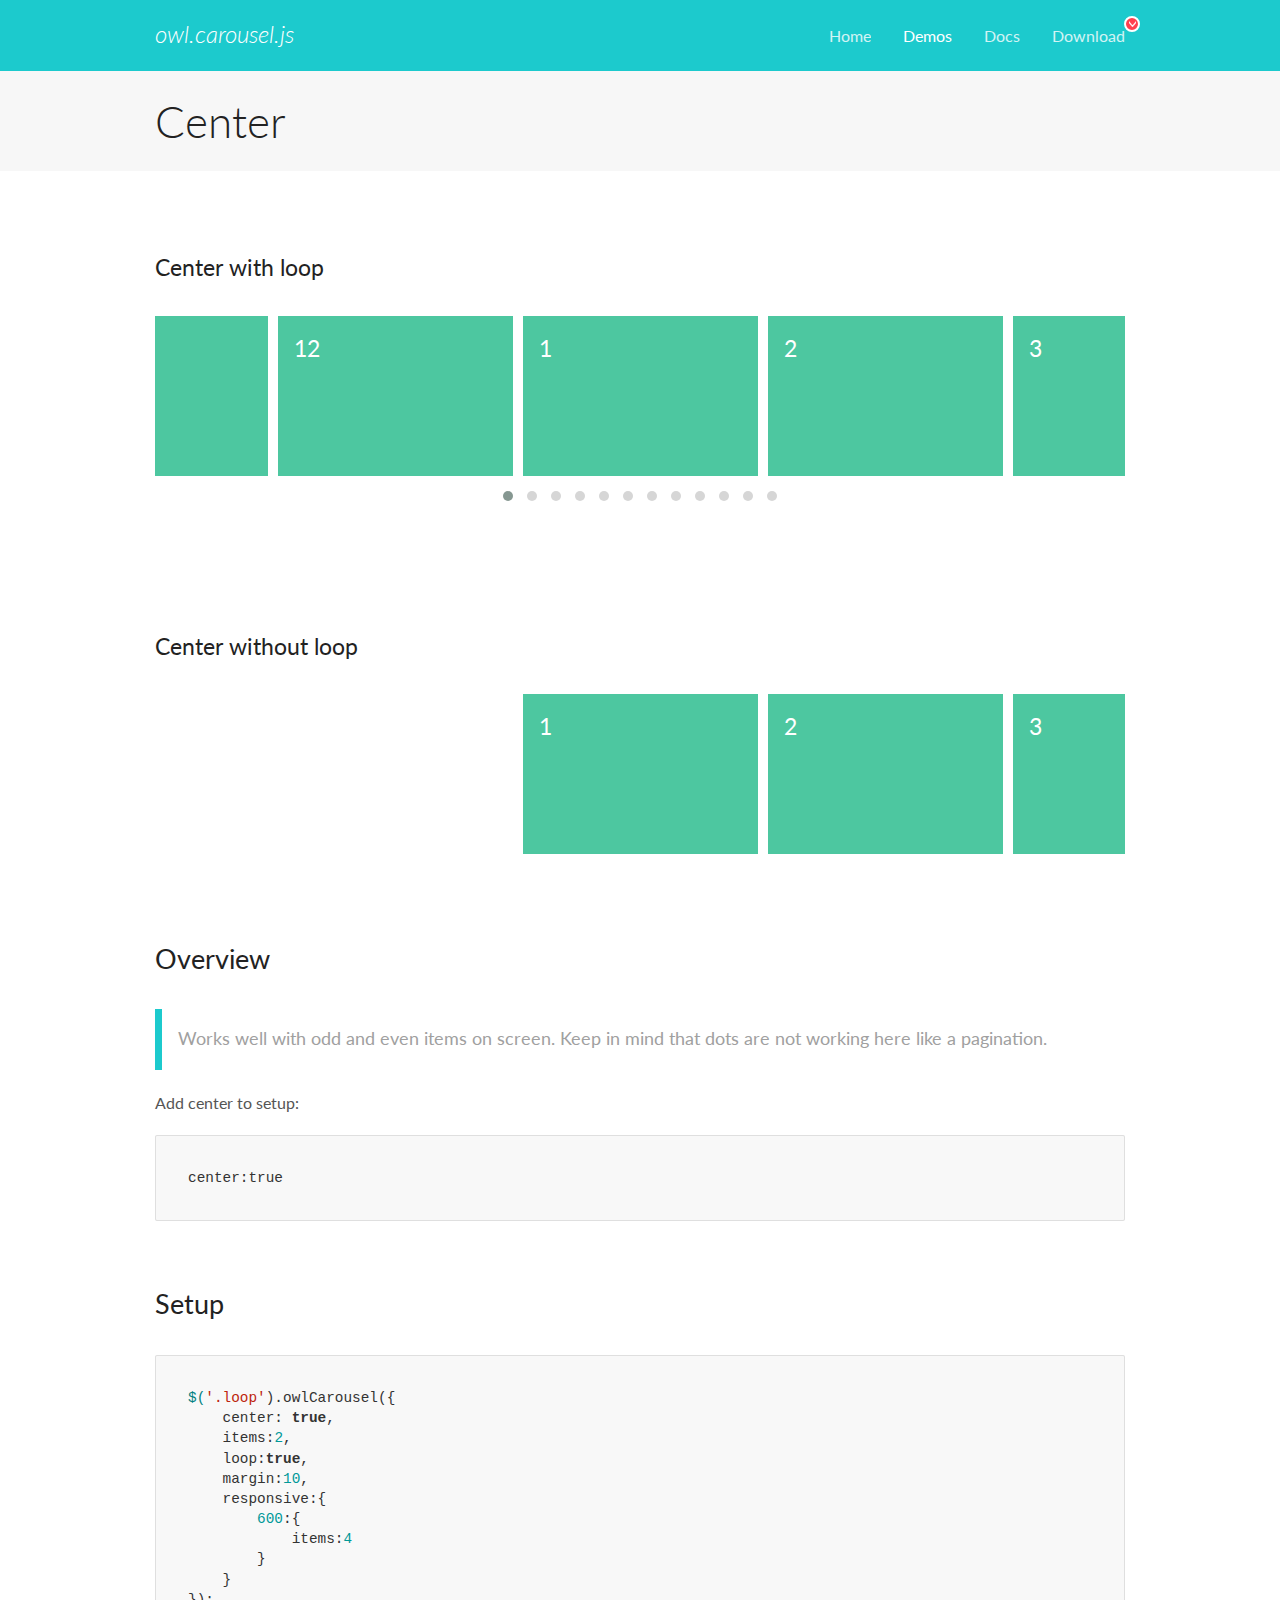
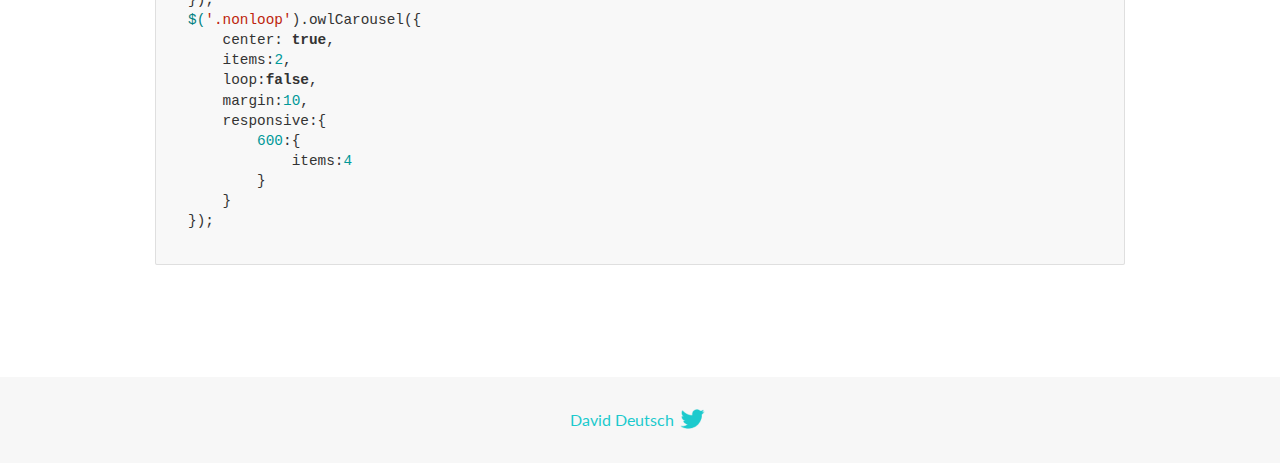
<file: assets/OwlCarousel2-2.3.4/docs/demos/center.html>
<!DOCTYPE html>
<html lang="en">
  <head>

    <!-- head -->
    <meta charset="utf-8">
    <meta name="msapplication-tap-highlight" content="no" />
    <meta name="viewport" content="width=device-width, initial-scale=1.0" />
    <meta name="description" content="Center carousel">
    <meta name="author" content="David Deutsch">
    <title>
      Center Demo | Owl Carousel | 2.3.4
    </title>

    <!-- Stylesheets -->
    <link href='https://fonts.googleapis.com/css?family=Lato:300,400,700,400italic,300italic' rel='stylesheet' type='text/css'>
    <link rel="stylesheet" href="../assets/css/docs.theme.min.css">

    <!-- Owl Stylesheets -->
    <link rel="stylesheet" href="../assets/owlcarousel/assets/owl.carousel.min.css">
    <link rel="stylesheet" href="../assets/owlcarousel/assets/owl.theme.default.min.css">

    <!-- HTML5 shim and Respond.js IE8 support of HTML5 elements and media queries -->

    <!--[if lt IE 9]>
      <script src="https://oss.maxcdn.com/libs/html5shiv/3.7.0/html5shiv.js"></script>
      <script src="https://oss.maxcdn.com/libs/respond.js/1.3.0/respond.min.js"></script>
    <![endif]-->

    <!-- Favicons -->
    <link rel="apple-touch-icon-precomposed" sizes="144x144" href="../assets/ico/apple-touch-icon-144-precomposed.png">
    <link rel="shortcut icon" href="../assets/ico/favicon.png">
    <link rel="shortcut icon" href="favicon.ico">

    <!-- Yeah i know js should not be in header. Its required for demos.-->

    <!-- javascript -->
    <script src="../assets/vendors/jquery.min.js"></script>
    <script src="../assets/owlcarousel/owl.carousel.js"></script>
  </head>
  <body>

    <!-- header -->
    <header class="header">
      <div class="row">
        <div class="large-12 columns">
          <div class="brand left">
            <h3>
              <a href="/OwlCarousel2/">owl.carousel.js</a> 
            </h3>
          </div>
          <a id="toggle-nav" class="right">
            <span></span> <span></span> <span></span> 
          </a> 
          <div class="nav-bar">
            <ul class="clearfix">
              <li> <a href="/OwlCarousel2/index.html">Home</a>  </li>
              <li class="active">
                <a href="/OwlCarousel2/demos/demos.html">Demos</a> 
              </li>
              <li> <a href="/OwlCarousel2/docs/started-welcome.html">Docs</a>  </li>
              <li>
                <a href="https://github.com/OwlCarousel2/OwlCarousel2/archive/2.3.4.zip">Download</a> 
                <span class="download"></span> 
              </li>
            </ul>
          </div>
        </div>
      </div>
    </header>

    <!-- title -->
    <section class="title">
      <div class="row">
        <div class="large-12 columns">
          <h1>Center</h1>
        </div>
      </div>
    </section>

    <!--  Demos -->
    <section id="demos">
      <div class="row">
        <div class="large-12 columns">
          <h4 id="center-with-loop">Center with loop</h4>
          <div class="loop owl-carousel owl-theme">
            <div class="item">
              <h4>1</h4>
            </div>
            <div class="item">
              <h4>2</h4>
            </div>
            <div class="item">
              <h4>3</h4>
            </div>
            <div class="item">
              <h4>4</h4>
            </div>
            <div class="item">
              <h4>5</h4>
            </div>
            <div class="item">
              <h4>6</h4>
            </div>
            <div class="item">
              <h4>7</h4>
            </div>
            <div class="item">
              <h4>8</h4>
            </div>
            <div class="item">
              <h4>9</h4>
            </div>
            <div class="item">
              <h4>10</h4>
            </div>
            <div class="item">
              <h4>11</h4>
            </div>
            <div class="item">
              <h4>12</h4>
            </div>
          </div>
          <br>
          <h4 id="center-without-loop">Center without loop</h4>
          <div class="nonloop owl-carousel">
            <div class="item">
              <h4>1</h4>
            </div>
            <div class="item">
              <h4>2</h4>
            </div>
            <div class="item">
              <h4>3</h4>
            </div>
            <div class="item">
              <h4>4</h4>
            </div>
            <div class="item">
              <h4>5</h4>
            </div>
            <div class="item">
              <h4>6</h4>
            </div>
            <div class="item">
              <h4>7</h4>
            </div>
            <div class="item">
              <h4>8</h4>
            </div>
            <div class="item">
              <h4>9</h4>
            </div>
            <div class="item">
              <h4>10</h4>
            </div>
            <div class="item">
              <h4>11</h4>
            </div>
            <div class="item">
              <h4>12</h4>
            </div>
          </div>
          <h3 id="overview">Overview</h3>
          <blockquote>
            <p>Works well with odd and even items on screen. Keep in mind that dots are not working here like a pagination.</p>
          </blockquote>
          <p>Add center to setup:</p>
          <pre><code>center:true</code></pre>
          <h3 id="setup">Setup</h3>
          <pre><code>$(&#39;.loop&#39;).owlCarousel({
    center: true,
    items:2,
    loop:true,
    margin:10,
    responsive:{
        600:{
            items:4
        }
    }
});
$(&#39;.nonloop&#39;).owlCarousel({
    center: true,
    items:2,
    loop:false,
    margin:10,
    responsive:{
        600:{
            items:4
        }
    }
});</code></pre>
          <script>
            jQuery(document).ready(function($) {
              $('.loop').owlCarousel({
                center: true,
                items: 2,
                loop: true,
                margin: 10,
                responsive: {
                  600: {
                    items: 4
                  }
                }
              });
              $('.nonloop').owlCarousel({
                center: true,
                items: 2,
                loop: false,
                margin: 10,
                responsive: {
                  600: {
                    items: 4
                  }
                }
              });
            });
          </script>
        </div>
      </div>
    </section>

    <!-- footer -->
    <footer class="footer">
      <div class="row">
        <div class="large-12 columns">
          <h5>
            <a href="/OwlCarousel2/docs/support-contact.html">David Deutsch</a> 
            <a id="custom-tweet-button" href="https://twitter.com/share?url=https://github.com/OwlCarousel2/OwlCarousel2&text=Owl Carousel - This is so awesome! " target="_blank"></a> 
          </h5>
        </div>
      </div>
    </footer>

    <!-- vendors -->
    <script src="../assets/vendors/highlight.js"></script>
    <script src="../assets/js/app.js"></script>
  </body>
</html>
</file>
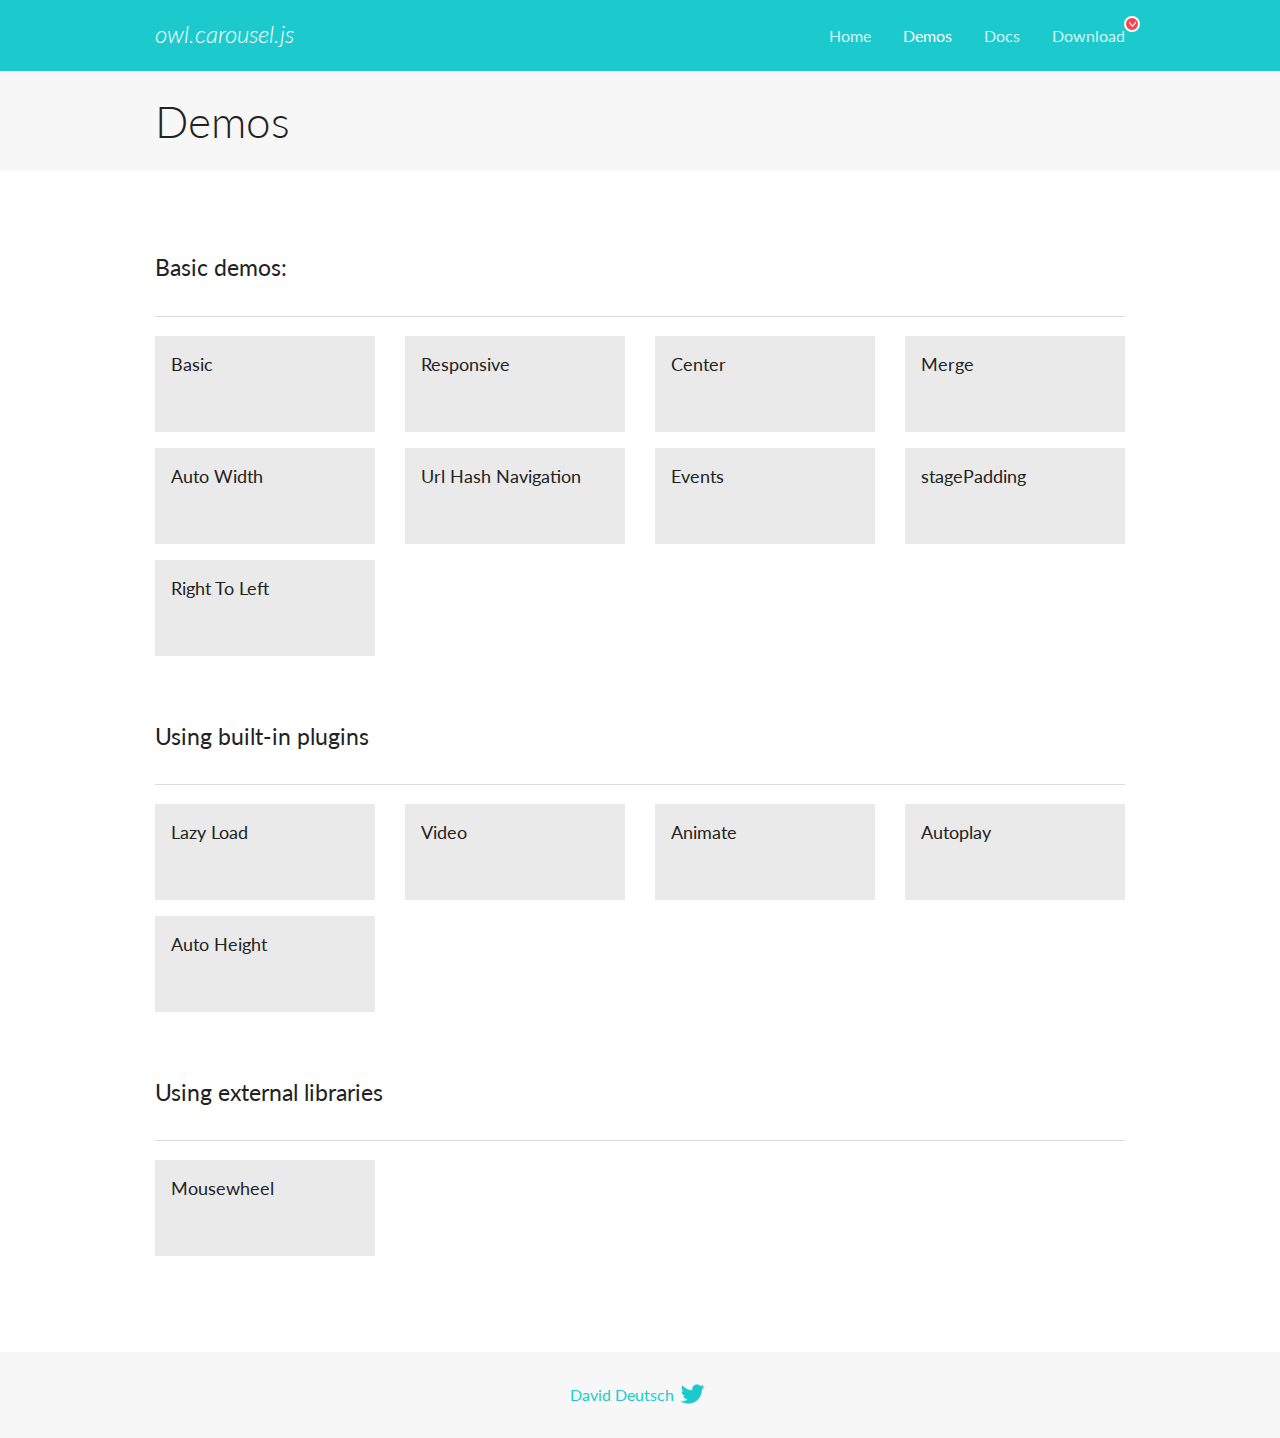
<file: assets/OwlCarousel2-2.3.4/docs/demos/demos.html>
<!DOCTYPE html>
<html lang="en">
  <head>

    <!-- head -->
    <meta charset="utf-8">
    <meta name="msapplication-tap-highlight" content="no" />
    <meta name="viewport" content="width=device-width, initial-scale=1.0" />
    <meta name="description" content="A list of Owl Carousel examples.">
    <meta name="author" content="David Deutsch">
    <title>
      Demos | Owl Carousel | 2.3.4
    </title>

    <!-- Stylesheets -->
    <link href='https://fonts.googleapis.com/css?family=Lato:300,400,700,400italic,300italic' rel='stylesheet' type='text/css'>
    <link rel="stylesheet" href="../assets/css/docs.theme.min.css">

    <!-- Owl Stylesheets -->
    <link rel="stylesheet" href="../assets/owlcarousel/assets/owl.carousel.min.css">
    <link rel="stylesheet" href="../assets/owlcarousel/assets/owl.theme.default.min.css">

    <!-- HTML5 shim and Respond.js IE8 support of HTML5 elements and media queries -->

    <!--[if lt IE 9]>
      <script src="https://oss.maxcdn.com/libs/html5shiv/3.7.0/html5shiv.js"></script>
      <script src="https://oss.maxcdn.com/libs/respond.js/1.3.0/respond.min.js"></script>
    <![endif]-->

    <!-- Favicons -->
    <link rel="apple-touch-icon-precomposed" sizes="144x144" href="../assets/ico/apple-touch-icon-144-precomposed.png">
    <link rel="shortcut icon" href="../assets/ico/favicon.png">
    <link rel="shortcut icon" href="favicon.ico">

    <!-- Yeah i know js should not be in header. Its required for demos.-->

    <!-- javascript -->
    <script src="../assets/vendors/jquery.min.js"></script>
    <script src="../assets/owlcarousel/owl.carousel.js"></script>
  </head>
  <body>

    <!-- header -->
    <header class="header">
      <div class="row">
        <div class="large-12 columns">
          <div class="brand left">
            <h3>
              <a href="/OwlCarousel2/">owl.carousel.js</a> 
            </h3>
          </div>
          <a id="toggle-nav" class="right">
            <span></span> <span></span> <span></span> 
          </a> 
          <div class="nav-bar">
            <ul class="clearfix">
              <li> <a href="/OwlCarousel2/index.html">Home</a>  </li>
              <li class="active">
                <a href="/OwlCarousel2/demos/demos.html">Demos</a> 
              </li>
              <li> <a href="/OwlCarousel2/docs/started-welcome.html">Docs</a>  </li>
              <li>
                <a href="https://github.com/OwlCarousel2/OwlCarousel2/archive/2.3.4.zip">Download</a> 
                <span class="download"></span> 
              </li>
            </ul>
          </div>
        </div>
      </div>
    </header>

    <!-- title -->
    <section class="title">
      <div class="row">
        <div class="large-12 columns">
          <h1>Demos</h1>
        </div>
      </div>
    </section>

    <!--  Demos -->
    <section id="demos">
      <div class="row">
        <div class="large-12 columns">
          <h4 id="basic-demos-">Basic demos:</h4>
          <hr>
          <div class="demo-list">
            <div class="row">
              <div class="small-6 medium-4 large-3 columns">
                <a href="basic.html" class="demo-block">
                  <h5>Basic </h5>
                </a> 
              </div>
              <div class="small-6 medium-4 large-3 columns">
                <a href="responsive.html" class="demo-block">
                  <h5>Responsive </h5>
                </a> 
              </div>
              <div class="small-6 medium-4 large-3 columns">
                <a href="center.html" class="demo-block">
                  <h5>Center </h5>
                </a> 
              </div>
              <div class="small-6 medium-4 large-3 columns">
                <a href="merge.html" class="demo-block">
                  <h5>Merge </h5>
                </a> 
              </div>
              <div class="small-6 medium-4 large-3 columns">
                <a href="autowidth.html" class="demo-block">
                  <h5>Auto Width </h5>
                </a> 
              </div>
              <div class="small-6 medium-4 large-3 columns">
                <a href="urlhashnav.html" class="demo-block">
                  <h5>Url Hash Navigation </h5>
                </a> 
              </div>
              <div class="small-6 medium-4 large-3 columns">
                <a href="events.html" class="demo-block">
                  <h5>Events </h5>
                </a> 
              </div>
              <div class="small-6 medium-4 large-3 columns">
                <a href="stagepadding.html" class="demo-block">
                  <h5>stagePadding </h5>
                </a> 
              </div>
              <div class="small-6 medium-4 large-3 columns">
                <a href="rtl.html" class="demo-block">
                  <h5>Right To Left </h5>
                </a> 
              </div>
            </div>
          </div>
          <h4 id="using-built-in-plugins">Using built-in plugins</h4>
          <hr>
          <div class="demo-list">
            <div class="row">
              <div class="small-6 medium-4 large-3 columns">
                <a href="lazyLoad.html" class="demo-block">
                  <h5>Lazy Load </h5>
                </a> 
              </div>
              <div class="small-6 medium-4 large-3 columns">
                <a href="video.html" class="demo-block">
                  <h5>Video </h5>
                </a> 
              </div>
              <div class="small-6 medium-4 large-3 columns">
                <a href="animate.html" class="demo-block">
                  <h5>Animate </h5>
                </a> 
              </div>
              <div class="small-6 medium-4 large-3 columns">
                <a href="autoplay.html" class="demo-block">
                  <h5>Autoplay </h5>
                </a> 
              </div>
              <div class="small-6 medium-4 large-3 columns">
                <a href="autoheight.html" class="demo-block">
                  <h5>Auto Height </h5>
                </a> 
              </div>
            </div>
          </div>
          <h4 id="using-external-libraries">Using external libraries</h4>
          <hr>
          <div class="demo-list">
            <div class="row">
              <div class="small-6 medium-4 large-3 columns">
                <a href="mousewheel.html" class="demo-block">
                  <h5>Mousewheel </h5>
                </a> 
              </div>
            </div>
          </div>
        </div>
      </div>
    </section>

    <!-- footer -->
    <footer class="footer">
      <div class="row">
        <div class="large-12 columns">
          <h5>
            <a href="/OwlCarousel2/docs/support-contact.html">David Deutsch</a> 
            <a id="custom-tweet-button" href="https://twitter.com/share?url=https://github.com/OwlCarousel2/OwlCarousel2&text=Owl Carousel - This is so awesome! " target="_blank"></a> 
          </h5>
        </div>
      </div>
    </footer>

    <!-- vendors -->
    <script src="../assets/vendors/highlight.js"></script>
    <script src="../assets/js/app.js"></script>
  </body>
</html>
</file>
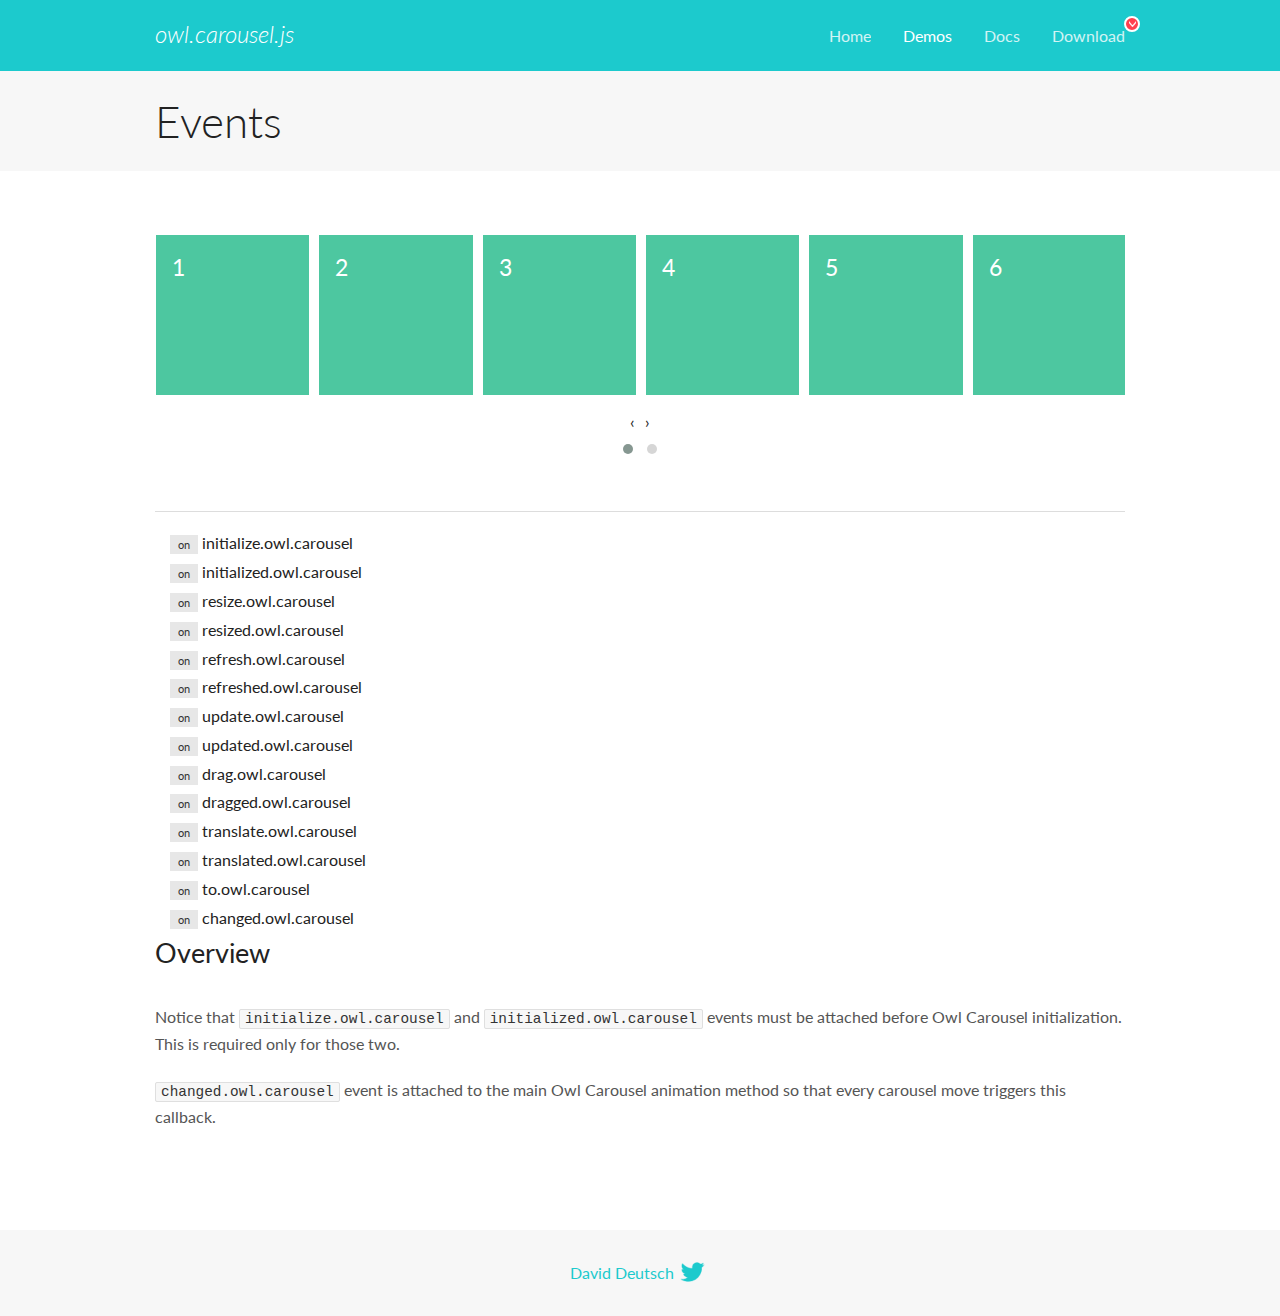
<file: assets/OwlCarousel2-2.3.4/docs/demos/events.html>
<!DOCTYPE html>
<html lang="en">
  <head>

    <!-- head -->
    <meta charset="utf-8">
    <meta name="msapplication-tap-highlight" content="no" />
    <meta name="viewport" content="width=device-width, initial-scale=1.0" />
    <meta name="description" content="Events usage demo">
    <meta name="author" content="David Deutsch">
    <title>
      Events Demo | Owl Carousel | 2.3.4
    </title>

    <!-- Stylesheets -->
    <link href='https://fonts.googleapis.com/css?family=Lato:300,400,700,400italic,300italic' rel='stylesheet' type='text/css'>
    <link rel="stylesheet" href="../assets/css/docs.theme.min.css">

    <!-- Owl Stylesheets -->
    <link rel="stylesheet" href="../assets/owlcarousel/assets/owl.carousel.min.css">
    <link rel="stylesheet" href="../assets/owlcarousel/assets/owl.theme.default.min.css">

    <!-- HTML5 shim and Respond.js IE8 support of HTML5 elements and media queries -->

    <!--[if lt IE 9]>
      <script src="https://oss.maxcdn.com/libs/html5shiv/3.7.0/html5shiv.js"></script>
      <script src="https://oss.maxcdn.com/libs/respond.js/1.3.0/respond.min.js"></script>
    <![endif]-->

    <!-- Favicons -->
    <link rel="apple-touch-icon-precomposed" sizes="144x144" href="../assets/ico/apple-touch-icon-144-precomposed.png">
    <link rel="shortcut icon" href="../assets/ico/favicon.png">
    <link rel="shortcut icon" href="favicon.ico">

    <!-- Yeah i know js should not be in header. Its required for demos.-->

    <!-- javascript -->
    <script src="../assets/vendors/jquery.min.js"></script>
    <script src="../assets/owlcarousel/owl.carousel.js"></script>
  </head>
  <body>

    <!-- header -->
    <header class="header">
      <div class="row">
        <div class="large-12 columns">
          <div class="brand left">
            <h3>
              <a href="/OwlCarousel2/">owl.carousel.js</a> 
            </h3>
          </div>
          <a id="toggle-nav" class="right">
            <span></span> <span></span> <span></span> 
          </a> 
          <div class="nav-bar">
            <ul class="clearfix">
              <li> <a href="/OwlCarousel2/index.html">Home</a>  </li>
              <li class="active">
                <a href="/OwlCarousel2/demos/demos.html">Demos</a> 
              </li>
              <li> <a href="/OwlCarousel2/docs/started-welcome.html">Docs</a>  </li>
              <li>
                <a href="https://github.com/OwlCarousel2/OwlCarousel2/archive/2.3.4.zip">Download</a> 
                <span class="download"></span> 
              </li>
            </ul>
          </div>
        </div>
      </div>
    </header>

    <!-- title -->
    <section class="title">
      <div class="row">
        <div class="large-12 columns">
          <h1>Events</h1>
        </div>
      </div>
    </section>

    <!--  Demos -->
    <section id="demos">
      <div class="row">
        <div class="large-12 columns">
          <div class="owl-carousel owl-theme">
            <div class="item">
              <h4>1</h4>
            </div>
            <div class="item">
              <h4>2</h4>
            </div>
            <div class="item">
              <h4>3</h4>
            </div>
            <div class="item">
              <h4>4</h4>
            </div>
            <div class="item">
              <h4>5</h4>
            </div>
            <div class="item">
              <h4>6</h4>
            </div>
            <div class="item">
              <h4>7</h4>
            </div>
            <div class="item">
              <h4>8</h4>
            </div>
            <div class="item">
              <h4>9</h4>
            </div>
            <div class="item">
              <h4>10</h4>
            </div>
            <div class="item">
              <h4>11</h4>
            </div>
            <div class="item">
              <h4>12</h4>
            </div>
          </div>
          <hr>
          <div class="large-12 columns callbacks">
            <div><span class="label secondary initialize">on</span>  initialize.owl.carousel </div>
            <div><span class="label secondary initialized">on</span>  initialized.owl.carousel </div>
            <div><span class="label secondary resize">on</span>  resize.owl.carousel </div>
            <div><span class="label secondary resized">on</span>  resized.owl.carousel </div>
            <div><span class="label secondary refresh">on</span>  refresh.owl.carousel </div>
            <div><span class="label secondary refreshed">on</span>  refreshed.owl.carousel </div>
            <div><span class="label secondary update">on</span>  update.owl.carousel </div>
            <div><span class="label secondary updated">on</span>  updated.owl.carousel </div>
            <div><span class="label secondary drag">on</span>  drag.owl.carousel </div>
            <div><span class="label secondary dragged">on</span>  dragged.owl.carousel </div>
            <div><span class="label secondary translate">on</span>  translate.owl.carousel </div>
            <div><span class="label secondary translated">on</span>  translated.owl.carousel </div>
            <div><span class="label secondary to">on</span>  to.owl.carousel </div>
            <div><span class="label secondary changed">on</span>  changed.owl.carousel </div>
          </div>
          <h3 id="overview">Overview</h3>
          <p>Notice that <code>initialize.owl.carousel</code> and <code>initialized.owl.carousel</code> events must be attached before Owl Carousel initialization. This is required only for those two.</p>
          <p><code>changed.owl.carousel</code> event is attached to the main Owl Carousel animation method so that every carousel move triggers this callback.</p>
          <script>
            jQuery(document).ready(function($) {
              var owl = $('.owl-carousel');
              owl.on('initialize.owl.carousel initialized.owl.carousel ' +
                'initialize.owl.carousel initialize.owl.carousel ' +
                'resize.owl.carousel resized.owl.carousel ' +
                'refresh.owl.carousel refreshed.owl.carousel ' +
                'update.owl.carousel updated.owl.carousel ' +
                'drag.owl.carousel dragged.owl.carousel ' +
                'translate.owl.carousel translated.owl.carousel ' +
                'to.owl.carousel changed.owl.carousel',
                function(e) {
                  $('.' + e.type)
                    .removeClass('secondary')
                    .addClass('success');
                  window.setTimeout(function() {
                    $('.' + e.type)
                      .removeClass('success')
                      .addClass('secondary');
                  }, 500);
                });
              owl.owlCarousel({
                loop: true,
                nav: true,
                lazyLoad: true,
                margin: 10,
                video: true,
                responsive: {
                  0: {
                    items: 1
                  },
                  600: {
                    items: 3
                  },
                  960: {
                    items: 5,
                  },
                  1200: {
                    items: 6
                  }
                }
              });
            });
          </script>
        </div>
      </div>
    </section>

    <!-- footer -->
    <footer class="footer">
      <div class="row">
        <div class="large-12 columns">
          <h5>
            <a href="/OwlCarousel2/docs/support-contact.html">David Deutsch</a> 
            <a id="custom-tweet-button" href="https://twitter.com/share?url=https://github.com/OwlCarousel2/OwlCarousel2&text=Owl Carousel - This is so awesome! " target="_blank"></a> 
          </h5>
        </div>
      </div>
    </footer>

    <!-- vendors -->
    <script src="../assets/vendors/highlight.js"></script>
    <script src="../assets/js/app.js"></script>
  </body>
</html>
</file>
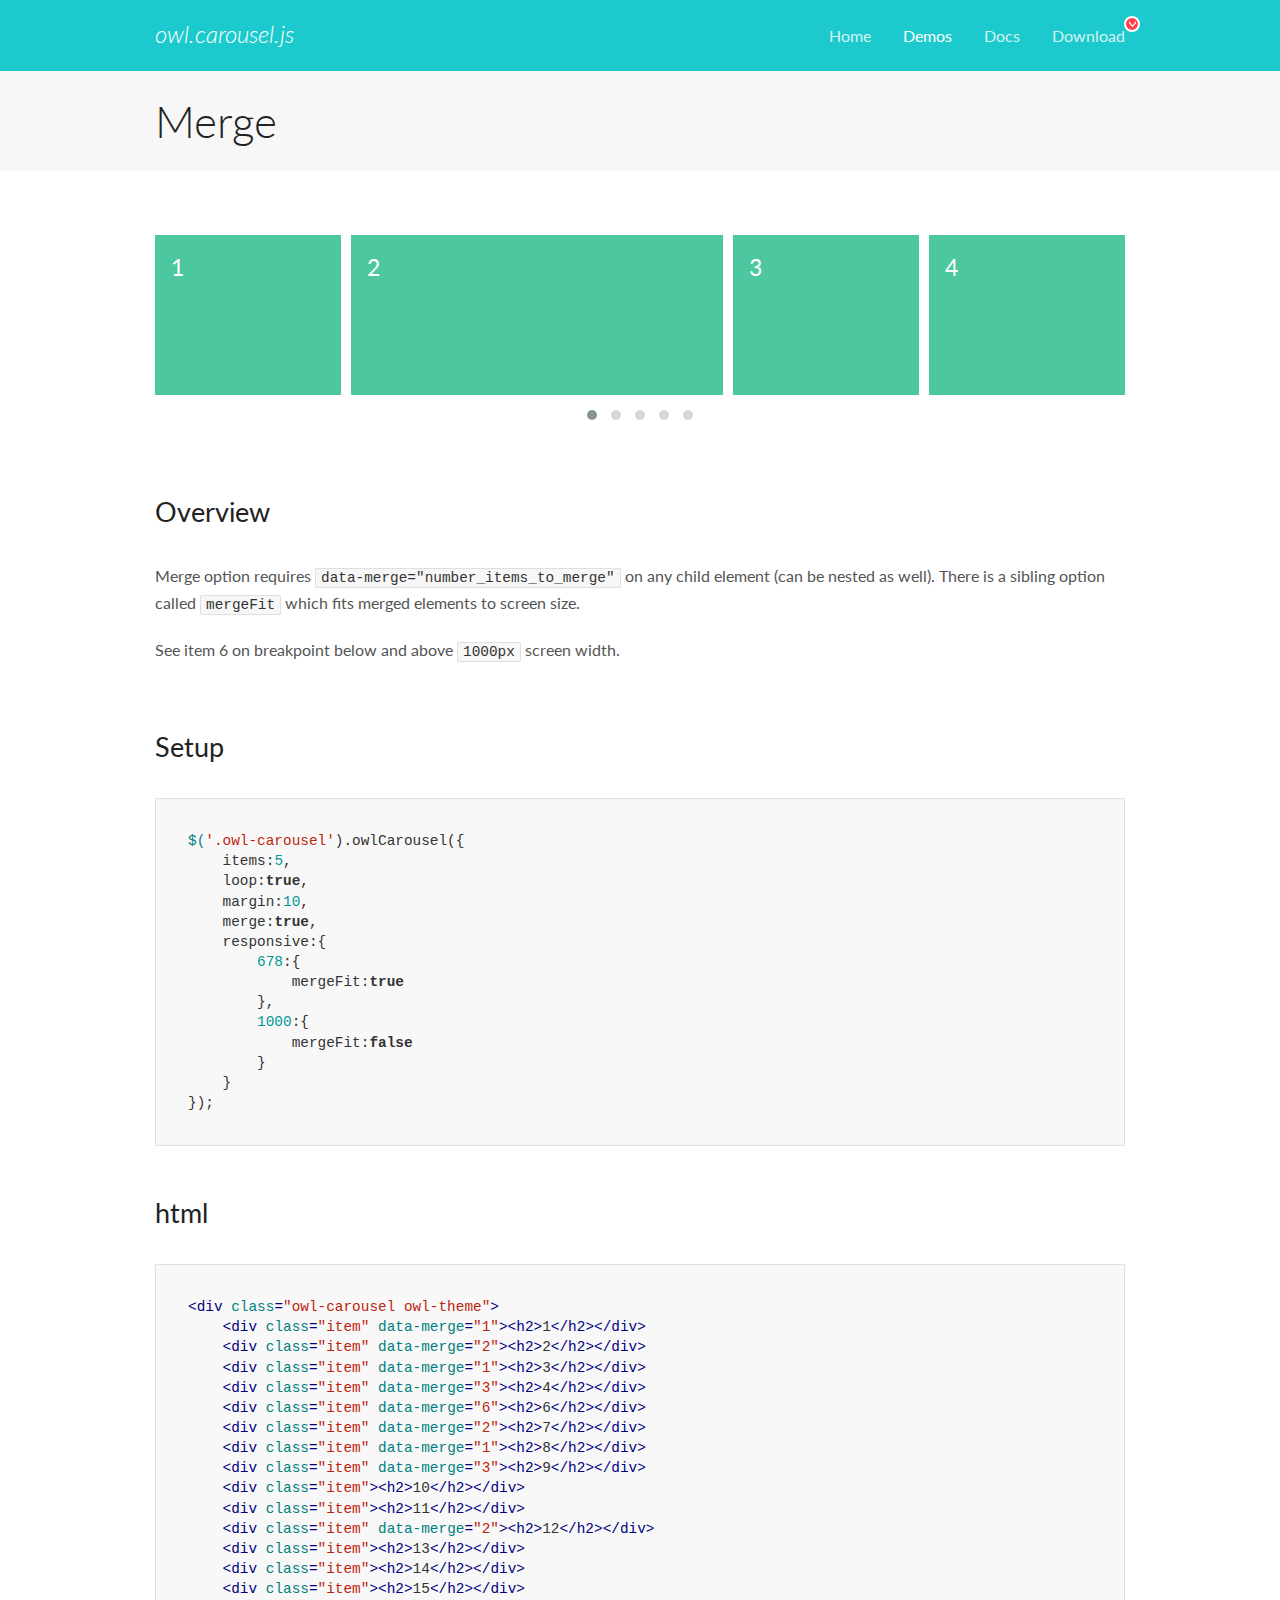
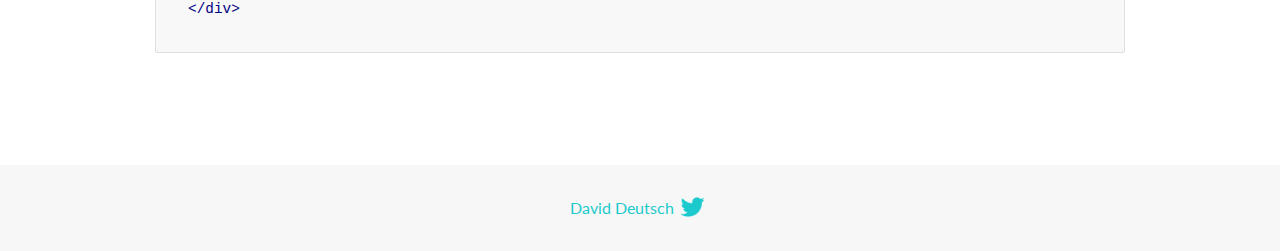
<file: assets/OwlCarousel2-2.3.4/docs/demos/merge.html>
<!DOCTYPE html>
<html lang="en">
  <head>

    <!-- head -->
    <meta charset="utf-8">
    <meta name="msapplication-tap-highlight" content="no" />
    <meta name="viewport" content="width=device-width, initial-scale=1.0" />
    <meta name="description" content="Merge Items">
    <meta name="author" content="David Deutsch">
    <title>
      Merge Demo | Owl Carousel | 2.3.4
    </title>

    <!-- Stylesheets -->
    <link href='https://fonts.googleapis.com/css?family=Lato:300,400,700,400italic,300italic' rel='stylesheet' type='text/css'>
    <link rel="stylesheet" href="../assets/css/docs.theme.min.css">

    <!-- Owl Stylesheets -->
    <link rel="stylesheet" href="../assets/owlcarousel/assets/owl.carousel.min.css">
    <link rel="stylesheet" href="../assets/owlcarousel/assets/owl.theme.default.min.css">

    <!-- HTML5 shim and Respond.js IE8 support of HTML5 elements and media queries -->

    <!--[if lt IE 9]>
      <script src="https://oss.maxcdn.com/libs/html5shiv/3.7.0/html5shiv.js"></script>
      <script src="https://oss.maxcdn.com/libs/respond.js/1.3.0/respond.min.js"></script>
    <![endif]-->

    <!-- Favicons -->
    <link rel="apple-touch-icon-precomposed" sizes="144x144" href="../assets/ico/apple-touch-icon-144-precomposed.png">
    <link rel="shortcut icon" href="../assets/ico/favicon.png">
    <link rel="shortcut icon" href="favicon.ico">

    <!-- Yeah i know js should not be in header. Its required for demos.-->

    <!-- javascript -->
    <script src="../assets/vendors/jquery.min.js"></script>
    <script src="../assets/owlcarousel/owl.carousel.js"></script>
  </head>
  <body>

    <!-- header -->
    <header class="header">
      <div class="row">
        <div class="large-12 columns">
          <div class="brand left">
            <h3>
              <a href="/OwlCarousel2/">owl.carousel.js</a> 
            </h3>
          </div>
          <a id="toggle-nav" class="right">
            <span></span> <span></span> <span></span> 
          </a> 
          <div class="nav-bar">
            <ul class="clearfix">
              <li> <a href="/OwlCarousel2/index.html">Home</a>  </li>
              <li class="active">
                <a href="/OwlCarousel2/demos/demos.html">Demos</a> 
              </li>
              <li> <a href="/OwlCarousel2/docs/started-welcome.html">Docs</a>  </li>
              <li>
                <a href="https://github.com/OwlCarousel2/OwlCarousel2/archive/2.3.4.zip">Download</a> 
                <span class="download"></span> 
              </li>
            </ul>
          </div>
        </div>
      </div>
    </header>

    <!-- title -->
    <section class="title">
      <div class="row">
        <div class="large-12 columns">
          <h1>Merge</h1>
        </div>
      </div>
    </section>

    <!--  Demos -->
    <section id="demos">
      <div class="row">
        <div class="large-12 columns">
          <div class="owl-carousel owl-theme">
            <div class="item" data-merge="1">
              <h4>1</h4>
            </div>
            <div class="item" data-merge="2">
              <h4>2</h4>
            </div>
            <div class="item" data-merge="1">
              <h4>3</h4>
            </div>
            <div class="item" data-merge="3">
              <h4>4</h4>
            </div>
            <div class="item" data-merge="6">
              <h4>6</h4>
            </div>
            <div class="item" data-merge="2">
              <h4>7</h4>
            </div>
            <div class="item" data-merge="1">
              <h4>8</h4>
            </div>
            <div class="item" data-merge="3">
              <h4>9</h4>
            </div>
            <div class="item">
              <h4>10</h4>
            </div>
            <div class="item">
              <h4>11</h4>
            </div>
            <div class="item" data-merge="2">
              <h4>12</h4>
            </div>
            <div class="item">
              <h4>13</h4>
            </div>
            <div class="item">
              <h4>14</h4>
            </div>
            <div class="item">
              <h4>15</h4>
            </div>
          </div>
          <h3 id="overview">Overview</h3>
          <p>Merge option requires <code>data-merge=&quot;number_items_to_merge&quot;</code> on any child element (can be nested as well). There is a sibling option called <code>mergeFit</code> which fits merged elements to screen size. </p>
          <p>See item 6 on breakpoint below and above <code>1000px</code> screen width.</p>
          <h3 id="setup">Setup</h3>
          <pre><code>$(&#39;.owl-carousel&#39;).owlCarousel({
    items:5,
    loop:true,
    margin:10,
    merge:true,
    responsive:{
        678:{
            mergeFit:true
        },
        1000:{
            mergeFit:false
        }
    }
});</code></pre>
          <h3 id="html">html</h3>
          <pre><code>&lt;div class=&quot;owl-carousel owl-theme&quot;&gt;
    &lt;div class=&quot;item&quot; data-merge=&quot;1&quot;&gt;&lt;h2&gt;1&lt;/h2&gt;&lt;/div&gt;
    &lt;div class=&quot;item&quot; data-merge=&quot;2&quot;&gt;&lt;h2&gt;2&lt;/h2&gt;&lt;/div&gt;
    &lt;div class=&quot;item&quot; data-merge=&quot;1&quot;&gt;&lt;h2&gt;3&lt;/h2&gt;&lt;/div&gt;
    &lt;div class=&quot;item&quot; data-merge=&quot;3&quot;&gt;&lt;h2&gt;4&lt;/h2&gt;&lt;/div&gt;
    &lt;div class=&quot;item&quot; data-merge=&quot;6&quot;&gt;&lt;h2&gt;6&lt;/h2&gt;&lt;/div&gt;
    &lt;div class=&quot;item&quot; data-merge=&quot;2&quot;&gt;&lt;h2&gt;7&lt;/h2&gt;&lt;/div&gt;
    &lt;div class=&quot;item&quot; data-merge=&quot;1&quot;&gt;&lt;h2&gt;8&lt;/h2&gt;&lt;/div&gt;
    &lt;div class=&quot;item&quot; data-merge=&quot;3&quot;&gt;&lt;h2&gt;9&lt;/h2&gt;&lt;/div&gt;
    &lt;div class=&quot;item&quot;&gt;&lt;h2&gt;10&lt;/h2&gt;&lt;/div&gt;
    &lt;div class=&quot;item&quot;&gt;&lt;h2&gt;11&lt;/h2&gt;&lt;/div&gt;
    &lt;div class=&quot;item&quot; data-merge=&quot;2&quot;&gt;&lt;h2&gt;12&lt;/h2&gt;&lt;/div&gt;
    &lt;div class=&quot;item&quot;&gt;&lt;h2&gt;13&lt;/h2&gt;&lt;/div&gt;
    &lt;div class=&quot;item&quot;&gt;&lt;h2&gt;14&lt;/h2&gt;&lt;/div&gt;
    &lt;div class=&quot;item&quot;&gt;&lt;h2&gt;15&lt;/h2&gt;&lt;/div&gt;
&lt;/div&gt;</code></pre>
          <script>
            $(document).ready(function() {
              $('.owl-carousel').owlCarousel({
                items: 5,
                loop: true,
                margin: 10,
                merge: true,
                responsive: {
                  678: {
                    mergeFit: true
                  },
                  1000: {
                    mergeFit: false
                  }
                }
              });
            })
          </script>
        </div>
      </div>
    </section>

    <!-- footer -->
    <footer class="footer">
      <div class="row">
        <div class="large-12 columns">
          <h5>
            <a href="/OwlCarousel2/docs/support-contact.html">David Deutsch</a> 
            <a id="custom-tweet-button" href="https://twitter.com/share?url=https://github.com/OwlCarousel2/OwlCarousel2&text=Owl Carousel - This is so awesome! " target="_blank"></a> 
          </h5>
        </div>
      </div>
    </footer>

    <!-- vendors -->
    <script src="../assets/vendors/highlight.js"></script>
    <script src="../assets/js/app.js"></script>
  </body>
</html>
</file>
<file: assets/fonts/aller/stylesheet.css>
@font-face {
    font-family: 'Aller';
    src: url('Aller-Light.eot');
    src: url('Aller-Light.eot?#iefix') format('embedded-opentype'),
        url('Aller-Light.woff2') format('woff2'),
        url('Aller-Light.woff') format('woff'),
        url('Aller-Light.ttf') format('truetype');
    font-weight: 300;
    font-style: normal;
    font-display: swap;
}

@font-face {
    font-family: 'Aller';
    src: url('Aller-Bold.eot');
    src: url('Aller-Bold.eot?#iefix') format('embedded-opentype'),
        url('Aller-Bold.woff2') format('woff2'),
        url('Aller-Bold.woff') format('woff'),
        url('Aller-Bold.ttf') format('truetype');
    font-weight: bold;
    font-style: normal;
    font-display: swap;
}

@font-face {
    font-family: 'Aller Display';
    src: url('AllerDisplay-Regular.eot');
    src: url('AllerDisplay-Regular.eot?#iefix') format('embedded-opentype'),
        url('AllerDisplay-Regular.woff2') format('woff2'),
        url('AllerDisplay-Regular.woff') format('woff'),
        url('AllerDisplay-Regular.ttf') format('truetype');
    font-weight: normal;
    font-style: normal;
    font-display: swap;
}

@font-face {
    font-family: 'Aller';
    src: url('Aller-BoldItalic.eot');
    src: url('Aller-BoldItalic.eot?#iefix') format('embedded-opentype'),
        url('Aller-BoldItalic.woff2') format('woff2'),
        url('Aller-BoldItalic.woff') format('woff'),
        url('Aller-BoldItalic.ttf') format('truetype');
    font-weight: bold;
    font-style: italic;
    font-display: swap;
}

@font-face {
    font-family: 'Aller';
    src: url('Aller-Italic.eot');
    src: url('Aller-Italic.eot?#iefix') format('embedded-opentype'),
        url('Aller-Italic.woff2') format('woff2'),
        url('Aller-Italic.woff') format('woff'),
        url('Aller-Italic.ttf') format('truetype');
    font-weight: normal;
    font-style: italic;
    font-display: swap;
}

@font-face {
    font-family: 'Aller';
    src: url('Aller-Regular.eot');
    src: url('Aller-Regular.eot?#iefix') format('embedded-opentype'),
        url('Aller-Regular.woff2') format('woff2'),
        url('Aller-Regular.woff') format('woff'),
        url('Aller-Regular.ttf') format('truetype');
    font-weight: normal;
    font-style: normal;
    font-display: swap;
}

@font-face {
    font-family: 'Aller';
    src: url('Aller-LightItalic.eot');
    src: url('Aller-LightItalic.eot?#iefix') format('embedded-opentype'),
        url('Aller-LightItalic.woff2') format('woff2'),
        url('Aller-LightItalic.woff') format('woff'),
        url('Aller-LightItalic.ttf') format('truetype');
    font-weight: 300;
    font-style: italic;
    font-display: swap;
}
</file>
